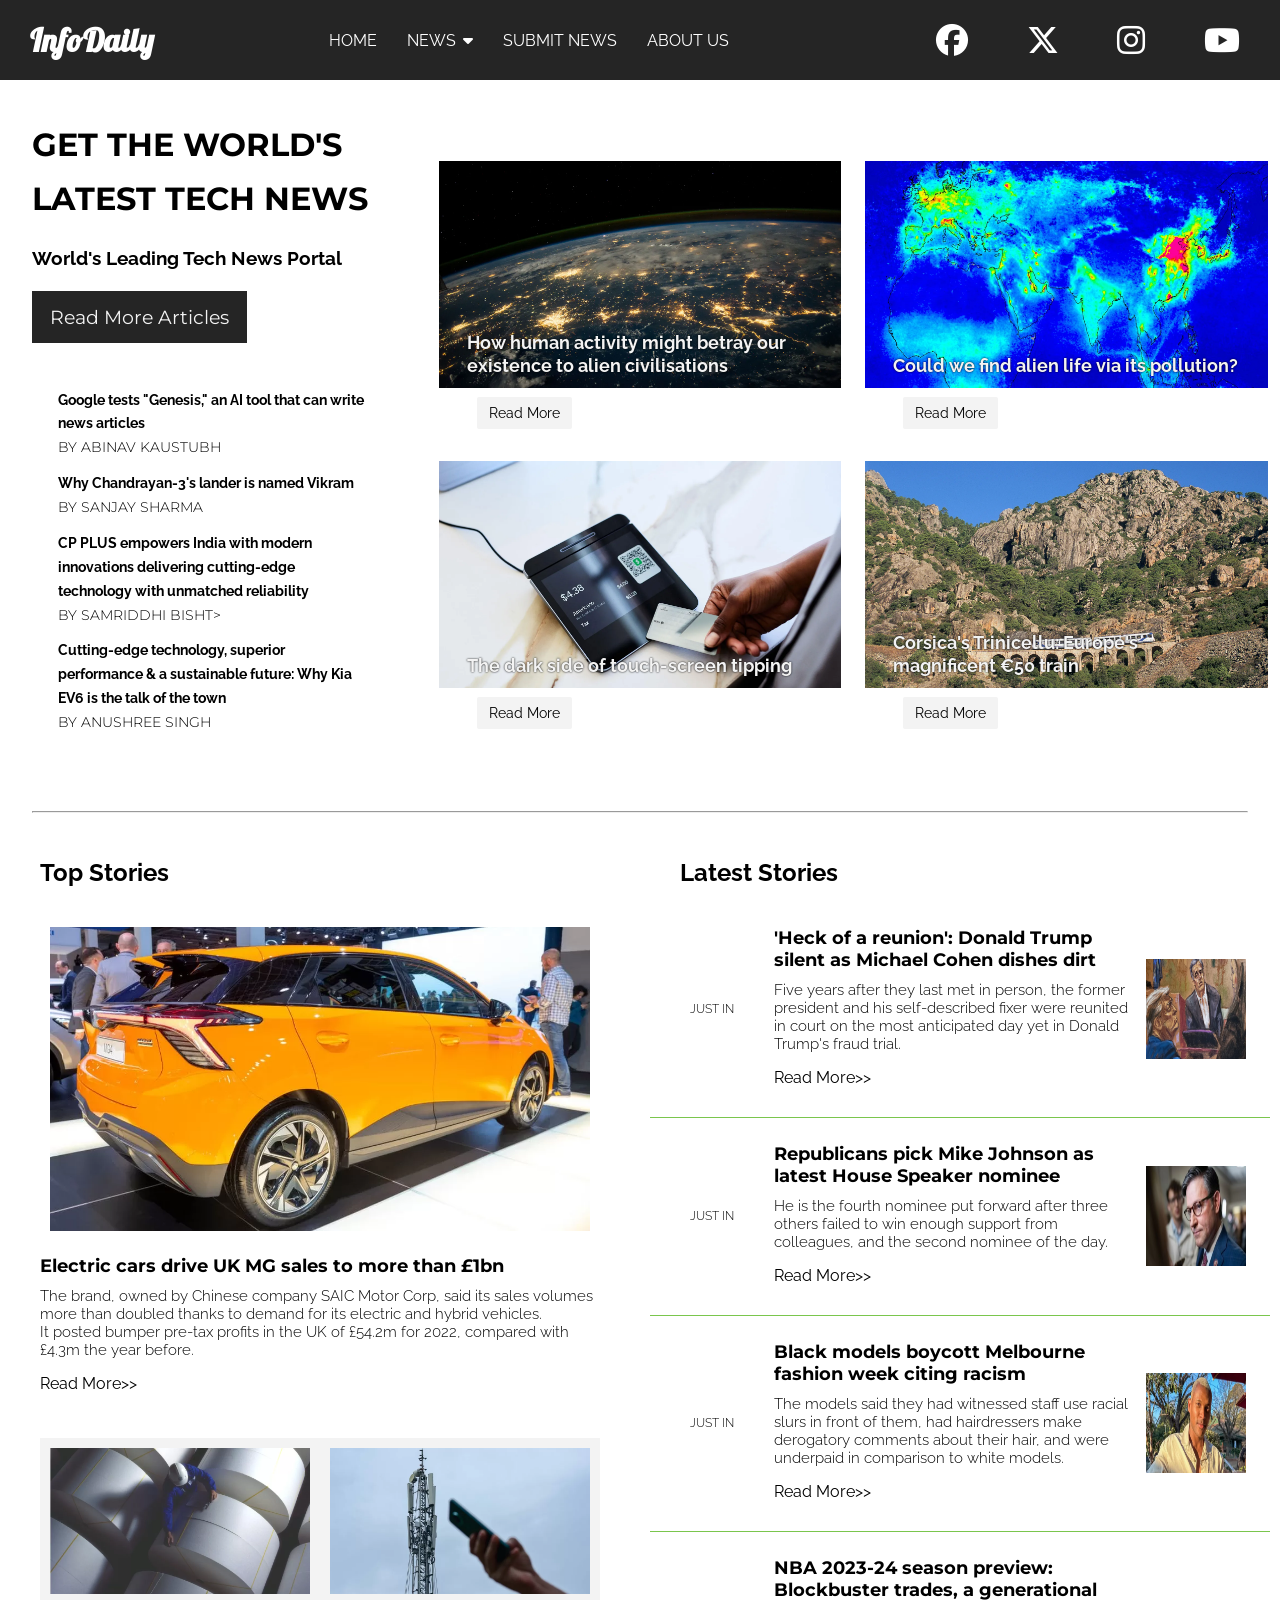
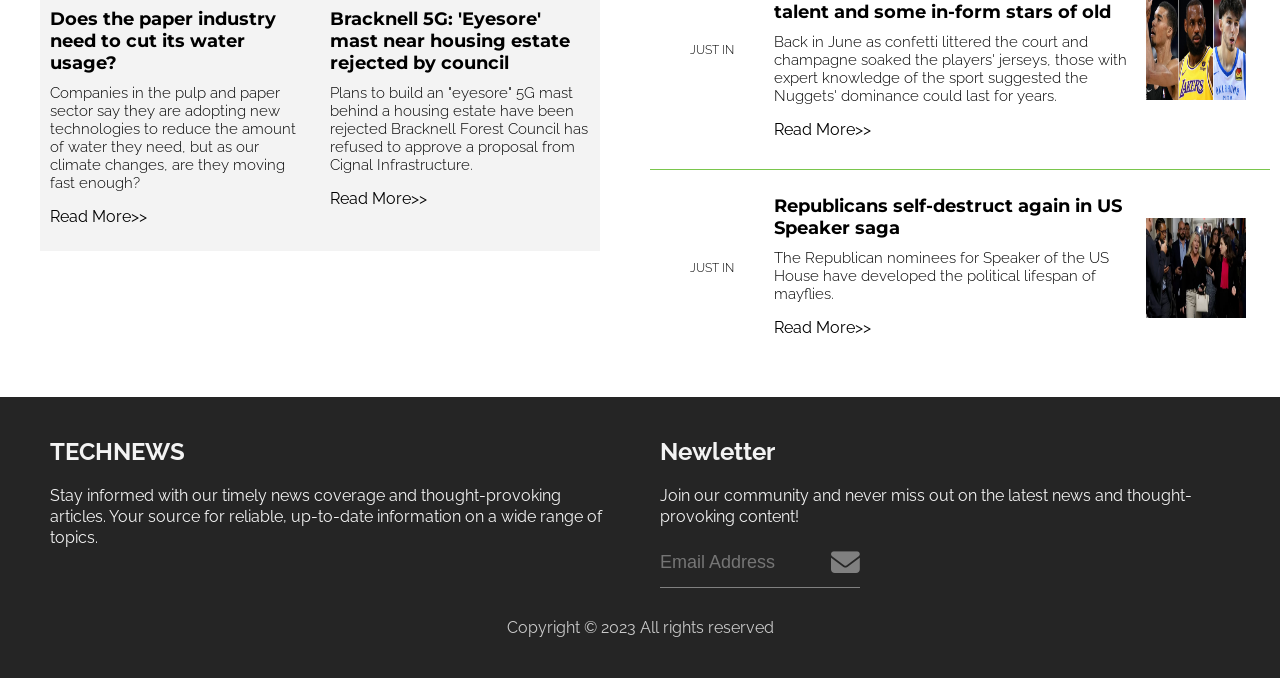
<file: index.html>
<!DOCTYPE html>
<html lang="en">

<head>
    <meta charset="UTF-8">
    <meta name="viewport" content="width=device-width, initial-scale=1.0">
    <title>NEWS</title>
    <link rel="stylesheet" href="./style.css">
    <link rel="preconnect" href="https://fonts.googleapis.com">
    <link rel="preconnect" href="https://fonts.gstatic.com" crossorigin>
    <link rel="icon" href="./Logo.png" />
    <link
        href="https://fonts.googleapis.com/css2?family=Montserrat:wght@400;500;600;700&family=Raleway:wght@300;400;500;700;900&display=swap"
        rel="stylesheet">
        <link rel="stylesheet" href="https://cdnjs.cloudflare.com/ajax/libs/font-awesome/6.4.2/css/all.min.css" integrity="sha512-z3gLpd7yknf1YoNbCzqRKc4qyor8gaKU1qmn+CShxbuBusANI9QpRohGBreCFkKxLhei6S9CQXFEbbKuqLg0DA==" crossorigin="anonymous" referrerpolicy="no-referrer" />
        <link rel="preconnect" href="https://fonts.googleapis.com">
        <link rel="preconnect" href="https://fonts.googleapis.com">
        <link rel="preconnect" href="https://fonts.gstatic.com" crossorigin>
        <link href="https://fonts.googleapis.com/css2?family=Lobster&family=Montserrat:wght@400;500;600;700&family=Raleway:wght@300;400;500;700;900&display=swap" rel="stylesheet">

<body>
    <header>
        <div class="navigation-container">
            <div class="top-head">
                <div class="web-name">
                    <h1 style="font-family: 'Lobster', sans-serif;">InfoDaily</h1>
                </div>

                <div class="ham-btn">
                    <span>
                        <i class="fas fa-bars"></i>
                    </span>
                </div>

                <div class="times-btn">
                    <span>
                        <i class="fas fa-times"></i>
                    </span>
                </div>
            </div>

            <div class="nav-bar" id="nav-bar">
                <nav>
                    <ul>
                        <li><a href="#">Home</a></li>
                        <li><a href="#">News <i style="margin-left: 3px;" class="fa-solid fa-caret-down"></i>
                            <ul class="dropdown">
                                <li><a href="./generalNews.html" target="_blank">General</a></li>
                                <li><a href="./Business.html" target="_blank">Business</a></li>
                                <li><a href="./Sports.html">Sports</a></li>
                                <li><a href="./Technology.html">Technology</a></li>
                                <li><a href="./Entertainment.html">Entertainment</a></li>
                            </ul>
                        </a></li>
                        <li><a href="./write.html" target="_blank">Submit News</a></li>
                        <li><a href="./about.html" target="_blank">About us</a></li>
                    </ul>
                </nav>
            </div>
            <div class="social-icons">
                <ul>
                    <li>
                        <a href="https://www.facebook.com/bbcindia/" target="_blank"><i class="fab fa-facebook"></i></a>
                    </li>
                    <li>
                        <a href="https://twitter.com/BBCWorld" target="_blank"><i class="fab fa-x-twitter"></i></a>
                    </li>
                    <li>
                        <a href="https://www.instagram.com/bbcnews/" target="_blank"><i class="fab fa-instagram"></i></a>
                    </li>
                    <li>
                        <a href="https://www.youtube.com/channel/UC16niRr50-MSBwiO3YDb3RA" target="_blank"><i class="fab fa-youtube"></i></a>
                    </li>
                </ul>
            </div>
        </div>
    </header>

    <section class = "banner">
        <div class = "banner-main-content">
            <h2>GET THE WORLD'S LATEST TECH NEWS</h2>
            <h3>World's Leading Tech News Portal</h3>

            <button>
                <a href = "https://timesofindia.indiatimes.com/topic/technology-articles" target="_blank">Read More Articles</a>
            </button>

            <div class = "current-news-head">
                <h3><a href="https://timesofindia.indiatimes.com/gadgets-news/google-tests-genesis-an-ai-tool-that-can-write-news-articles/articleshow/101985873.cms" target="_blank">Google tests "Genesis," an AI tool that can write news articles<span>by Abinav Kaustubh
                </span></a></h3>

                <h3><a href="https://timesofindia.indiatimes.com/education/news/why-chandrayaan-3s-lander-is-named-vikram/articleshow/103210349.cms" target="_blank">Why Chandrayan-3's lander is named Vikram <span>by Sanjay Sharma</span></a></h3>

                <h3><a href="https://timesofindia.indiatimes.com/spotlight/cp-plus-empowers-india-with-modern-innovations-delivering-cutting-edge-technology-with-unmatched-reliability/articleshow/103123656.cms" target="_blank">CP PLUS empowers India with modern innovations delivering cutting-edge technology with unmatched reliability<span>by Samriddhi Bisht</span</a>></h3>

                <h3><a href="https://timesofindia.indiatimes.com/spotlight/cutting-edge-technology-superior-performance-a-sustainable-future-why-kia-ev6-is-the-talk-of-the-town/articleshow/100523861.cms" target="_blank">Cutting-edge technology, superior performance & a sustainable future: Why Kia EV6 is the talk of the town<span>by Anushree Singh</span></a></h3>
            </div>
        </div>
    
    <div class = "banner-sub-content">
        <div class = "hot-topic">
            <img src = "./HomeNews1.webp" alt = "">
            <div class = "hot-topic-content">
                <h2 >How human activity might betray our existence to alien civilisations</h2>
                <a href = "https://www.bbc.com/future/article/20231024-how-aliens-might-detect-our-existence-on-earth" target="_blank">Read More</a>
            </div>
        </div>

        <div class = "hot-topic">
            <img src = "./HomeNews2.webp" alt = "">
            <div class = "hot-topic-content">
                <h2>Could we find alien life via its pollution?</h2>
                <a href = "https://www.bbc.com/future/article/20231023-could-we-find-alien-life-via-their-pollution" target="_blank">Read More</a>
            </div>
        </div>

        <div class = "hot-topic">
            <img src = "./HomeNews3.webp" alt = "">
            <div class = "hot-topic-content">
                <h2>The dark side of touch-screen tipping</h2>
                <a href = "https://www.bbc.com/worklife/article/20231016-the-dark-side-of-touch-screen-tipping" target="_blank">Read More</a>
            </div>
        </div>

        <div class = "hot-topic">
            <img src = "./HomeNews4.webp" alt = "">
                <div class = "hot-topic-content">
                <h2>Corsica's Trinicellu: Europe's magnificent €50 train</h2>
                <a href = "https://www.bbc.com/travel/article/20231023-corsicas-trinicellu-europes-magnificent-50-train" target="
                _blank" >Read More</a>
                </div>
            </div>
        </div>
    </section>

    <hr>
    <main>
        <section class="main-container-left">
            <h2>Top Stories</h2>
            <div class="container-top-left">
                <article>
                    <img src="./HomeNews5.webp">
                </article>
                <div>
                    <h3>Electric cars drive UK MG sales to more than £1bn</h3>
                    <p>The brand, owned by Chinese company SAIC Motor Corp, said its sales volumes more than doubled thanks to demand for its electric and hybrid vehicles. <br>
                        It posted bumper pre-tax profits in the UK of £54.2m for 2022, compared with £4.3m the year before.</p>
                    <a href="https://www.bbc.com/news/business-67115975" target="_blank">Read More<span>>></span></a>
                </div>
            </div>

            <div class="container-bottom-left">
                <article>
                    <img src="./HomeNews6.webp">
                    <div>
                        <h3>Does the paper industry need to cut its water usage?</h3>
                        <p>Companies in the pulp and paper sector say they are adopting new technologies to reduce the amount of water they need, but as our climate changes, are they moving fast enough?</p>
                        <a href="https://www.bbc.co.uk/news/business-67144689" target="_blank">Read More<span>>></span></a>
                    </div>
                </article>

                <article>
                    <img src="./HomeNews7.webp">
                    <div>
                        <h3>Bracknell 5G: 'Eyesore' mast near housing estate rejected by council</h3>
                        <p>Plans to build an "eyesore" 5G mast behind a housing estate have been rejected
                            Bracknell Forest Council has refused to approve a proposal from Cignal Infrastructure.</p>
                        <a href="https://www.bbc.com/news/uk-england-berkshire-67205286" target="_blank">Read More<span>>></span></a>
                    </div>
                </article>
            </div>
        </section>

        <section class="main-container-right">
            <h2>Latest Stories</h2>
            <article>
                <h4>Just in</h4>
                <div>
                    <h2>'Heck of a reunion': Donald Trump silent as Michael Cohen dishes dirt</h2>
                    <p>Five years after they last met in person, the former president and his self-described fixer were reunited in court on the most anticipated day yet in Donald Trump's fraud trial.</p>
                    <a href="https://www.bbc.com/news/world-us-canada-67211840" target="_blank">Read More<span>>></span></a>
                </div>
                <img src="./TopNews1.webp">
            </article>

            <article>
                <h4>Just in</h4>
                <div>
                    <h2>Republicans pick Mike Johnson as latest House Speaker nominee</h2>
                    <p>He is the fourth nominee put forward after three others failed to win enough support from colleagues, and the second nominee of the day.</p>
                    <a href="https://www.bbc.com/news/world-us-canada-67213205" target="_blank">Read More<span>>></span></a>
                </div>
                <img src="./TopNews2.webp">
            </article>

            <article>
                <h4>Just in</h4>
                <div>
                    <h2>Black models boycott Melbourne fashion week citing racism</h2>
                    <p>The models said they had witnessed staff use racial slurs in front of them, had hairdressers make derogatory comments about their hair, and were underpaid in comparison to white models.</p>
                    <a href="https://www.bbc.com/news/world-australia-67205191" target="_blank" >Read More<span>>></span></a>
                </div>
                <img src="./TopNews3.webp">
            </article>

            <article>
                <h4>Just in</h4>
                <div>
                    <h2>NBA 2023-24 season preview: Blockbuster trades, a generational talent and some in-form stars of old</h2>
                    <p>Back in June as confetti littered the court and champagne soaked the players' jerseys, those with expert knowledge of the sport suggested the Nuggets' dominance could last for years.</p>
                    <a href="https://www.bbc.com/sport/basketball/67193847" target="_blank">Read More<span>>></span></a>
                </div>
                <img src="./TopNews4.webp">
            </article>

            <article>
                <h4>Just in</h4>
                <div>
                    <h2>Republicans self-destruct again in US Speaker saga</h2>
                    <p>The Republican nominees for Speaker of the US House have developed the political lifespan of mayflies.</p>
                    <a href="https://www.bbc.com/news/world-us-canada-67165189" target="_blank">Read More<span>>></span></a>
                </div>
                <img src="./TopNews5.webp">
            </article>
        </section>
    </main>

    <footer>
        <div class = "footer-container">
            <div class = "footer-left">
                <h2>TECHNEWS</h2>
                <p>Stay informed with our timely news coverage and thought-provoking articles. Your source for reliable, up-to-date information on a wide range of topics.</p>
            </div>

            <div class = "footer-right">
                <h2>Newletter</h2>
                <p>Join our community and never miss out on the latest news and thought-provoking content!</p>

                <div>
                    <input type = "text" placeholder = "Email Address">
                    <a href="#"><i class = "fas fa-envelope"></i></a>
                </div>
            </div>
        </div>

        <p>Copyright &copy; 2023 All rights reserved</p>
    </footer>

    <script src="./script.js" async defer></script>
</body>

</html>
</file>
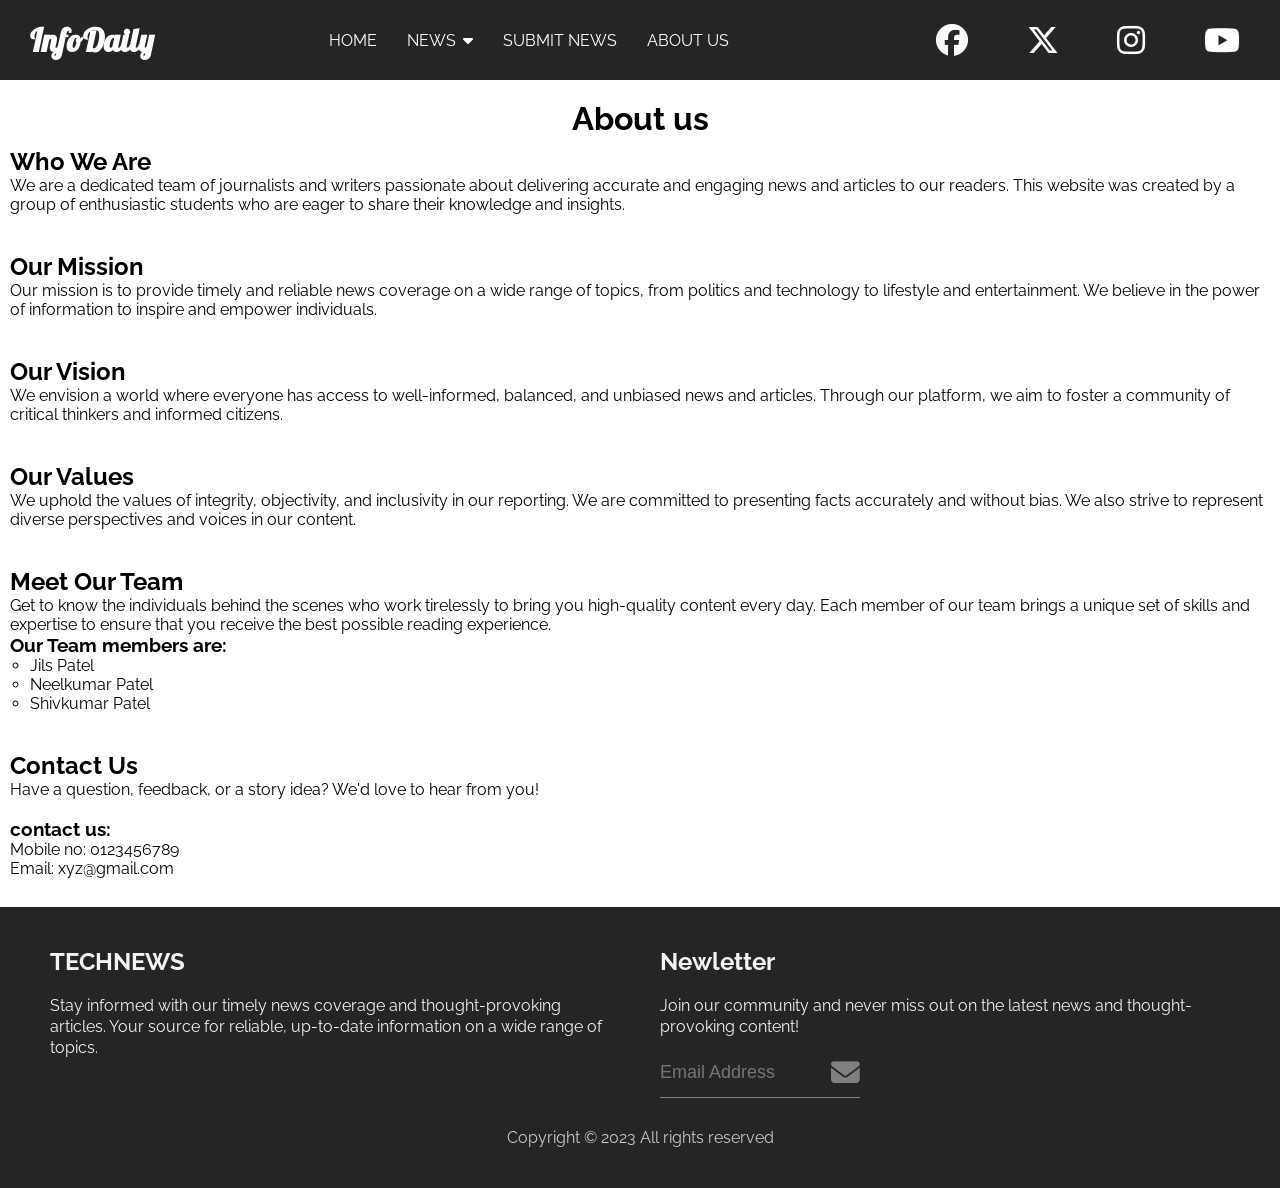
<file: about.html>
<!DOCTYPE html>
<html lang="en">

<head>
    <meta charset="UTF-8">
    <meta name="viewport" content="width=device-width, initial-scale=1.0">
    <title>About Us</title>
    <link rel="stylesheet" href="./style.css">
    <link rel="preconnect" href="https://fonts.googleapis.com">
    <link rel="preconnect" href="https://fonts.gstatic.com" crossorigin>
    <link rel="icon" href="./Logo.png" />
    <link
        href="https://fonts.googleapis.com/css2?family=Montserrat:wght@400;500;600;700&family=Raleway:wght@300;400;500;700;900&display=swap"
        rel="stylesheet">
    <link rel="stylesheet" href="https://cdnjs.cloudflare.com/ajax/libs/font-awesome/6.4.2/css/all.min.css"
        integrity="sha512-z3gLpd7yknf1YoNbCzqRKc4qyor8gaKU1qmn+CShxbuBusANI9QpRohGBreCFkKxLhei6S9CQXFEbbKuqLg0DA=="
        crossorigin="anonymous" referrerpolicy="no-referrer" />
        <link rel="preconnect" href="https://fonts.gstatic.com" crossorigin>
        <link href="https://fonts.googleapis.com/css2?family=Lobster&family=Montserrat:wght@400;500;600;700&family=Raleway:wght@300;400;500;700;900&display=swap" rel="stylesheet">
    
    <style>
        .top{
            text-align: center; 
            margin-top: 20px; 
            font-weight: bold;
        }
        .about{
            margin: 10px;
        }
        .members{
            list-style: circle;
            margin-left: 20px;
        }
    </style>
</head>

<body>
    <header>
        <div class="navigation-container">
            <div class="top-head">
                <div class="web-name">
                    <h1 style="font-family: 'Lobster', sans-serif;">InfoDaily</h1>
                </div>

                <div class="ham-btn">
                    <span>
                        <i class="fas fa-bars"></i>
                    </span>
                </div>

                <div class="times-btn">
                    <span>
                        <i class="fas fa-times"></i>
                    </span>
                </div>
            </div>

            <div class="nav-bar" id="nav-bar">
                <nav>
                    <ul>
                        <li><a href="./index.html" target="_blank">Home</a></li>
                        <li><a href="#">News <i style="margin-left: 3px;" class="fa-solid fa-caret-down"></i>
                            <ul class="dropdown">
                                <li><a href="./generalNews.html" target="_blank">General</a></li>
                                <li><a href="./Business.html" target="_blank">Business</a></li>
                                <li><a href="./Sports.html" target="_blank">Sports</a></li>
                                <li><a href="./Technology.html" target="_blank" >Technology</a></li>
                                <li><a href="./Entertainment.html" target="_blank">Entertainment</a></li>
                            </ul>
                        </a></li>
                        <li><a href="./write.html" target="_blank">Submit News</a></li>
                        <li><a href="#">About us</a></li>
                    </ul>
                </nav>
            </div>
            <div class="social-icons">
                <ul>
                    <li>
                        <a href="https://www.facebook.com/bbcindia/" target="_blank"><i class="fab fa-facebook"></i></a>
                    </li>
                    <li>
                        <a href="https://twitter.com/BBCWorld" target="_blank"><i class="fab fa-x-twitter"></i></a>
                    </li>
                    <li>
                        <a href="https://www.instagram.com/bbcnews/" target="_blank"><i class="fab fa-instagram"></i></a>
                    </li>
                    <li>
                        <a href="https://www.youtube.com/channel/UC16niRr50-MSBwiO3YDb3RA" target="_blank"><i class="fab fa-youtube"></i></a>
                    </li>
                </ul>
            </div>
        </div>
    </header>

    <h1 class="top">About us</h1>
    <div class="about">
        <h2>Who We Are</h2>
        <p>We are a dedicated team of journalists and writers passionate about delivering accurate and engaging news and
            articles to our readers. This website was created by a group of enthusiastic students who are eager to share
            their knowledge and insights.</p>
        <br><br>
        <h2>Our Mission</h2>
        <p>Our mission is to provide timely and reliable news coverage on a wide range of topics, from politics and
            technology to lifestyle and entertainment. We believe in the power of information to inspire and empower
            individuals.</p>
        <br><br>
        <h2>Our Vision</h2>
        <p>We envision a world where everyone has access to well-informed, balanced, and unbiased news and articles.
            Through
            our platform, we aim to foster a community of critical thinkers and informed citizens.</p>
        <br><br>
        <h2>Our Values</h2>
        <p>We uphold the values of integrity, objectivity, and inclusivity in our reporting. We are committed to
            presenting
            facts accurately and without bias. We also strive to represent diverse perspectives and voices in our
            content.
        </p>
        <br><br>
        <h2>Meet Our Team</h2>
        <p>Get to know the individuals behind the scenes who work tirelessly to bring you high-quality content every
            day.
            Each member of our team brings a unique set of skills and expertise to ensure that you receive the best
            possible
            reading experience.</p>
        <h3>Our Team members are:</h3>
        <ul class="members">
            <li>Jils Patel</li>
            <li>Neelkumar Patel</li>
            <li>Shivkumar Patel</li>
        </ul>
        <br><br>
        <h2>Contact Us</h2>
        <p>Have a question, feedback, or a story idea? We'd love to hear from you!</p>
        <br>
        <h3>contact us:</h3>
        <p>Mobile no: 0123456789</p>
        <p>Email: xyz@gmail.com</p>
        <br>
    </div>
    <footer>
        <div class="footer-container">
            <div class="footer-left">
                <h2>TECHNEWS</h2>
                <p>Stay informed with our timely news coverage and thought-provoking articles. Your source for reliable,
                    up-to-date information on a wide range of topics.</p>
            </div>

            <div class="footer-right">
                <h2>Newletter</h2>
                <p>Join our community and never miss out on the latest news and thought-provoking content!</p>

                <div>
                    <input type="text" placeholder="Email Address">
                    <a href="#"><i class="fas fa-envelope"></i></a>
                </div>
            </div>
        </div>

        <p>Copyright &copy; 2023 All rights reserved</p>
    </footer>

</body>

</html>
</file>
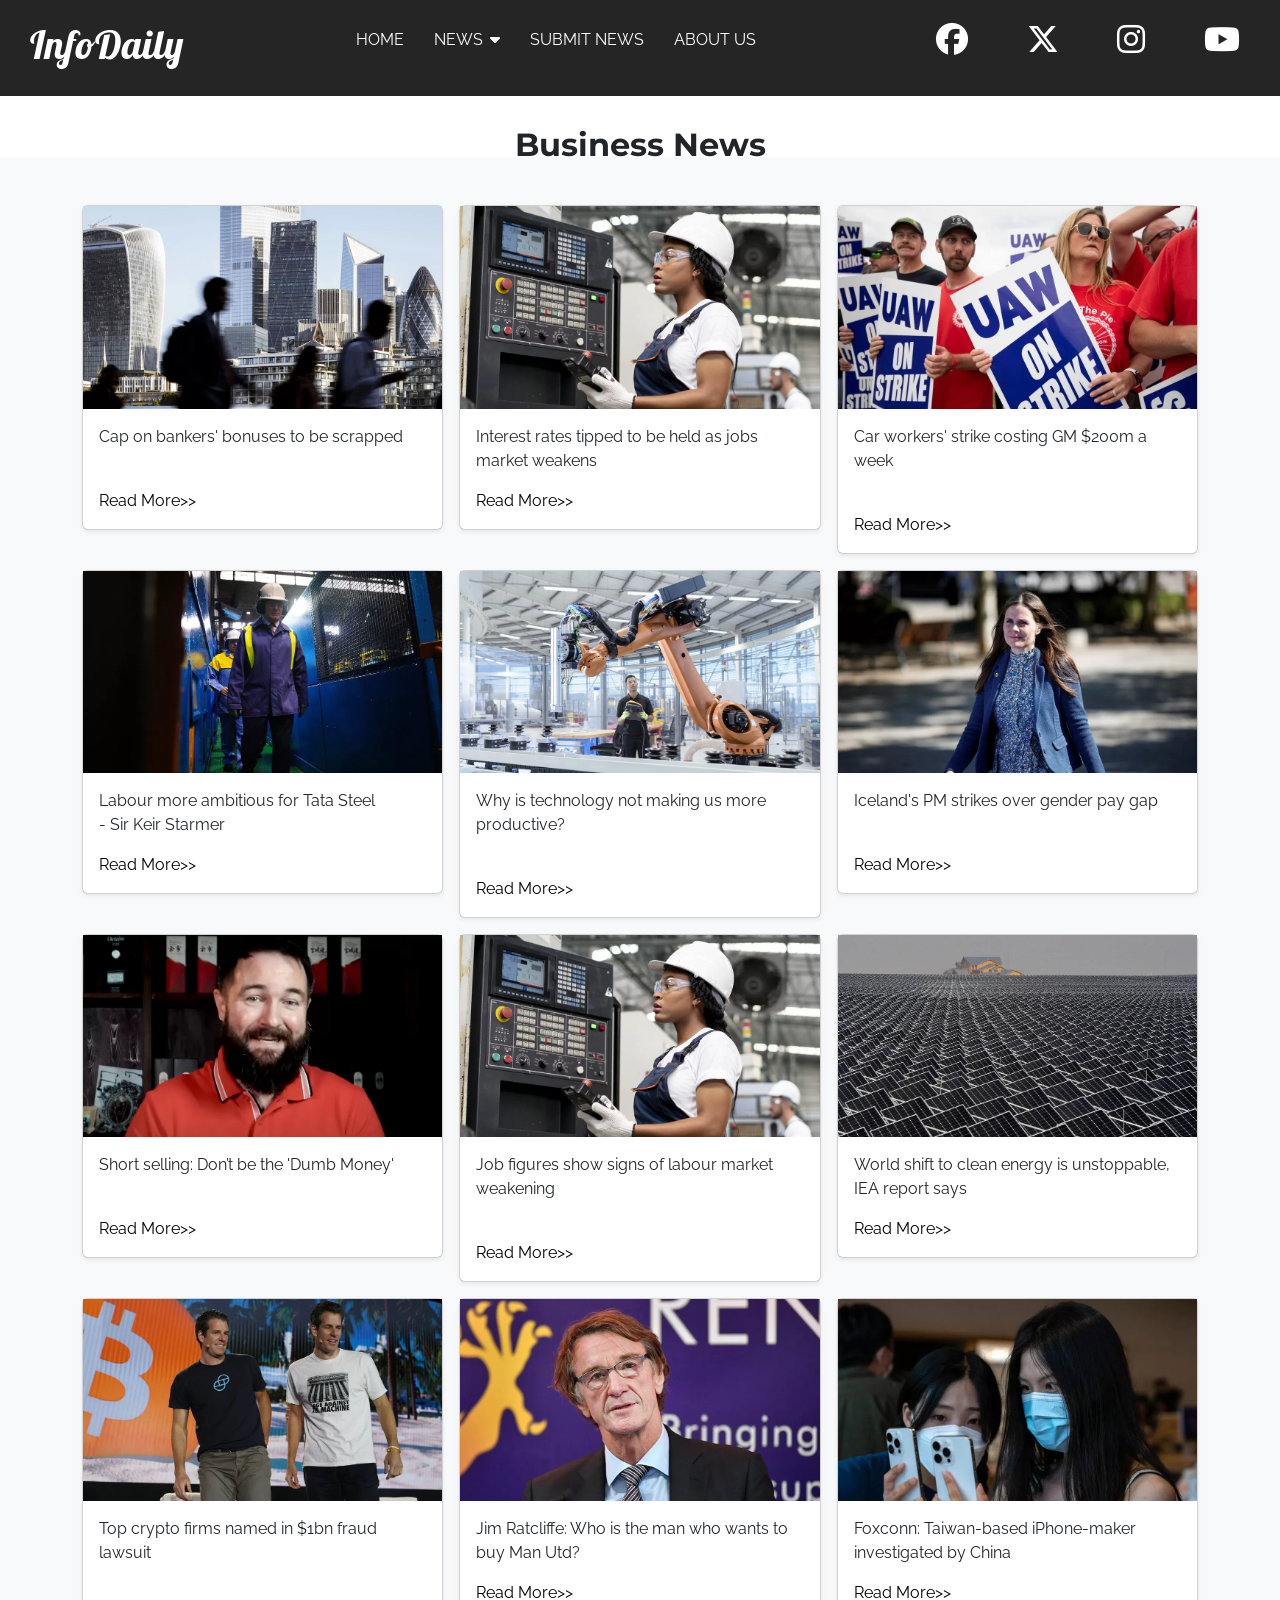
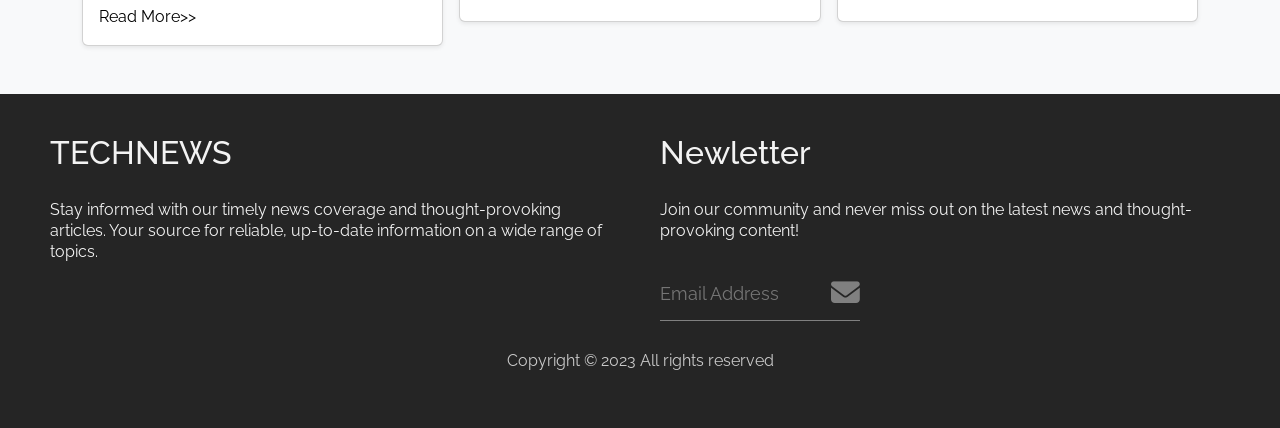
<file: Business.html>
<!doctype html>
<html lang="en">

<head>
    <meta charset="utf-8">
    <meta name="viewport" content="width=device-width, initial-scale=1">
    <link href="https://cdn.jsdelivr.net/npm/bootstrap@5.1.3/dist/css/bootstrap.min.css" rel="stylesheet"
        integrity="sha384-1BmE4kWBq78iYhFldvKuhfTAU6auU8tT94WrHftjDbrCEXSU1oBoqyl2QvZ6jIW3" crossorigin="anonymous">
    <link rel="stylesheet" href="style.css">
    <link rel="stylesheet" href="./style.css">
    <link rel="stylesheet" href="https://cdnjs.cloudflare.com/ajax/libs/font-awesome/6.4.2/css/all.min.css" integrity="sha512-z3gLpd7yknf1YoNbCzqRKc4qyor8gaKU1qmn+CShxbuBusANI9QpRohGBreCFkKxLhei6S9CQXFEbbKuqLg0DA==" crossorigin="anonymous" referrerpolicy="no-referrer" />
    <link rel="preconnect" href="https://fonts.gstatic.com" crossorigin>
    <link href="https://fonts.googleapis.com/css2?family=Lobster&family=Montserrat:wght@400;500;600;700&family=Raleway:wght@300;400;500;700;900&display=swap" rel="stylesheet">
    <title>Business News</title>
    <link rel="icon" href="./Logo.png" />
</head>

<body class="m-0 p-0">

    <div class="container-fluid m-0 p-0">
      <header>
        <div class="navigation-container">
            <div class="top-head">
                <div class="web-name">
                    <h1 style="font-family: 'Lobster', sans-serif;">InfoDaily</h1>
                </div>

                <div class="ham-btn">
                    <span>
                        <i class="fas fa-bars"></i>
                    </span>
                </div>

                <div class="times-btn">
                    <span>
                        <i class="fas fa-times"></i>
                    </span>
                </div>
            </div>

            <div class="nav-bar" id="nav-bar">
                <nav>
                    <ul>
                        <li><a href="./index.html" target="_blank">Home</a></li>
                        <li><a href="#">News <i style="margin-left: 3px;" class="fa-solid fa-caret-down"></i>
                            <ul class="dropdown">
                                <li><a href="./generalNews.html" target="_blank">General</a></li>
                                <li><a href="#">Business</a></li>
                                <li><a href="./Sports.html" target="_blank">Sports</a></li>
                                <li><a href="./Technology.html" target="_blank">Technology</a></li>
                                <li><a href="./Entertainment.html" target="_blank">Entertainment</a></li>
                            </ul>
                        </a></li>
                        <li><a href="./write.html" target="_blank">Submit News</a></li>
                        <li><a href="./about.html" target="_blank">About us</a></li>
                    </ul>
                </nav>
            </div>
            <div class="social-icons">
                <ul>
                    <li>
                        <a href="https://www.facebook.com/bbcindia/" target="_blank"><i class="fab fa-facebook"></i></a>
                    </li>
                    <li>
                        <a href="https://twitter.com/BBCWorld" target="_blank"><i class="fab fa-x-twitter"></i></a>
                    </li>
                    <li>
                        <a href="https://www.instagram.com/bbcnews/" target="_blank"><i class="fab fa-instagram"></i></a>
                    </li>
                    <li>
                        <a href="https://www.youtube.com/channel/UC16niRr50-MSBwiO3YDb3RA" target="_blank"><i class="fab fa-youtube"></i></a>
                    </li>
                </ul>
            </div>
        </div>
    </header>
  <h2 style="text-align: center; margin-top: 30px; font-weight: bolder; font-family:'Montserrat', sans-serif;">Business News</h2>
    <div class="album py-5 bg-body-tertiary" style="margin-top: -15px;">
        <div class="container">
          <div class="row row-cols-1 row-cols-sm-2 row-cols-md-3 g-3">
              <div class="col">
              <div class="card shadow-sm">
                <img src="./BusinessNews12.webp">
                    <div class="card-body">
                  <p class="card-text">Cap on bankers' bonuses to be scrapped <br><br></p>
                  <a href="https://www.bbc.com/news/business-67206997" target="_blank">Read
                    More<span>>></span></a>
                  
                </div>
              </div>
            </div>
            <div class="col">
              <div class="card shadow-sm">
                  <img src="./BusinessNews11.webp">
                  <div class="card-body">
                    <p class="card-text">Interest rates tipped to be held as jobs market weakens</p>
                    <a href="https://www.bbc.com/news/business-67194553" target="_blank">Read
                      More<span>>></span></a>
                </div>
              </div>
            </div>
            <div class="col">
              <div class="card shadow-sm">
                  <img src="./BusinessNews10.webp">
                  <div class="card-body">
                  <p class="card-text">Car workers' strike costing GM $200m a week <br><br></p>
                  <a href="https://www.bbc.com/news/business-67207828" target="_blank">Read
                    More<span>>></span></a>
                  
                </div>
            </div>
        </div>
    
            <div class="col">
              <div class="card shadow-sm">
                  <img src="./BusinessNews9.webp">
                  <div class="card-body">
                    <p class="card-text">Labour more ambitious for Tata Steel <br>- Sir Keir Starmer</p>
                    <a href="https://www.bbc.com/news/uk-wales-politics-67194035" target="_blank">Read
                      More<span>>></span></a>

                  
            </div>
              </div>
            </div>
            <div class="col">
              <div class="card shadow-sm">
                <img src=".//BusinessNews8.webp">
                <div class="card-body">
                  <p class="card-text">Why is technology not making us more productive? <br><br></p>
                  <a href="https://www.bbc.com/news/business-66233654" target="_blank">Read
                    More<span>>></span></a>

                  
                </div>
            </div>
        </div>
        <div class="col">
              <div class="card shadow-sm">
                <img src="./BusinessNews7.webp">
                <div class="card-body">
                  <p class="card-text">Iceland's PM strikes over gender pay gap <br><br></p>
                  <a href="https://www.bbc.com/news/world-europe-67195224" target="_blank">Read
                    More<span>>></span></a>
                  
                </div>
              </div>
            </div>
    
            <div class="col">
              <div class="card shadow-sm">                
                <img src="./BusinessNews6.webp"><div class="card-body">
                  <p class="card-text">Short selling: Don’t be the 'Dumb Money' <br><br> </p>
                  <a href="https://www.bbc.com/news/business-67087678" target="_blank">Read
                    More<span>>></span></a>
                  
                </div>
            </div>
            </div>
            <div class="col">
              <div class="card shadow-sm">
                <img src="./BusinessNews5.webp">
                <div class="card-body">
                  <p class="card-text">Job figures show signs of labour market weakening <br><br> </p>
                  <a href="https://www.bbc.com/news/business-67194553" target="_blank">Read
                    More<span>>></span></a>
                  <div class="d-flex justify-content-between align-items-center">
                    <div class="btn-group">
                      
                    </div>
                    
                </div>
                </div>
              </div>
            </div>
            <div class="col">
                <div class="card shadow-sm">
                    <img src="./BusinessNews4.webp">
                    <div class="card-body">
                        <p class="card-text">World shift to clean energy is unstoppable, IEA report says</p>
                        <a href="https://www.bbc.com/news/science-environment-67198206" target="_blank">Read
                    More<span>>></span></a>
                  
                </div>
              </div>
            </div>
            <div class="col">
              <div class="card shadow-sm">
                <img src="./BusinessNews3.webp">
                <div class="card-body">
                  <p class="card-text">Top crypto firms named in $1bn fraud lawsuit<br><br></p>
                  <a href="https://www.bbc.com/news/business-67161638" target="_blank">Read
                    More<span>>></span></a>
                </div>
              </div>
            </div>
            <div class="col">
              <div class="card shadow-sm">
                <img src="./BusinessNews2.webp">
                <div class="card-body">
                  <p class="card-text">Jim Ratcliffe: Who is the man who wants to buy Man Utd?</p>
                  <a href="https://www.bbc.com/news/business-44101223" target="_blank">Read
                    More<span>>></span></a>
                </div>
              </div>
            </div>
            <div class="col">
              <div class="card shadow-sm">
                <img src="./BusinessNews1.webp">
                <div class="card-body">
                  <p class="card-text">Foxconn: Taiwan-based iPhone-maker investigated by China</p>
                  <a href="https://www.bbc.com/news/business-67186745" target="_blank">Read
                    More<span>>></span></a>
                </div>
              </div>
            </div>
          </div>
        </div>
      </div>
        <footer>
          <div class = "footer-container">
              <div class = "footer-left">
                  <h2>TECHNEWS</h2>
                  <p>Stay informed with our timely news coverage and thought-provoking articles. Your source for reliable, up-to-date information on a wide range of topics.</p>
              </div>
  
              <div class = "footer-right">
                  <h2>Newletter</h2>
                  <p>Join our community and never miss out on the latest news and thought-provoking content!</p>
  
                  <div>
                      <input type = "text" placeholder = "Email Address">
                      <a href="#"><i class = "fas fa-envelope"></i></a>
                  </div>
              </div>
          </div>
  
          <p>Copyright &copy; 2023 All rights reserved</p>
      </footer>





        <script src="https://cdn.jsdelivr.net/npm/bootstrap@5.1.3/dist/js/bootstrap.bundle.min.js"
        integrity="sha384-ka7Sk0Gln4gmtz2MlQnikT1wXgYsOg+OMhuP+IlRH9sENBO0LRn5q+8nbTov4+1p"
        crossorigin="anonymous"></script> 
        <script src="./script.js" async defer></script>
</body>

</html>
</file>
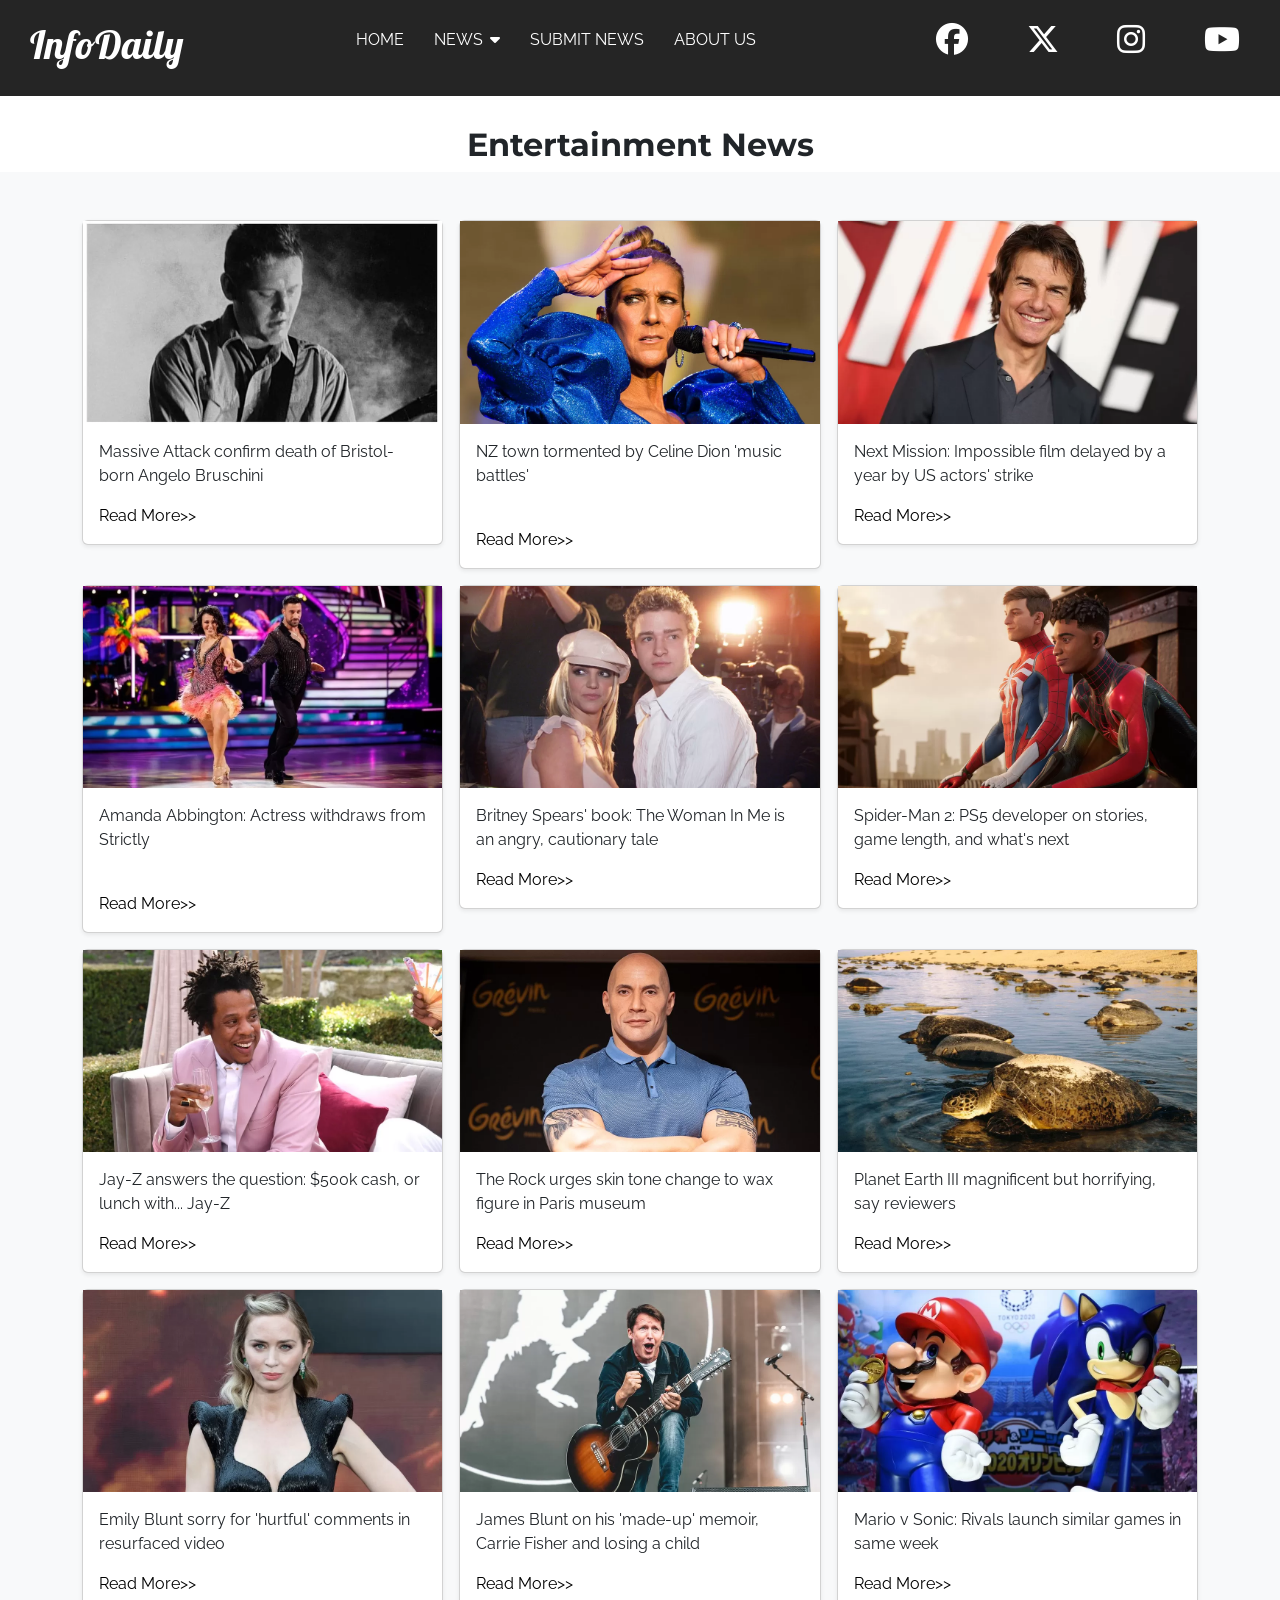
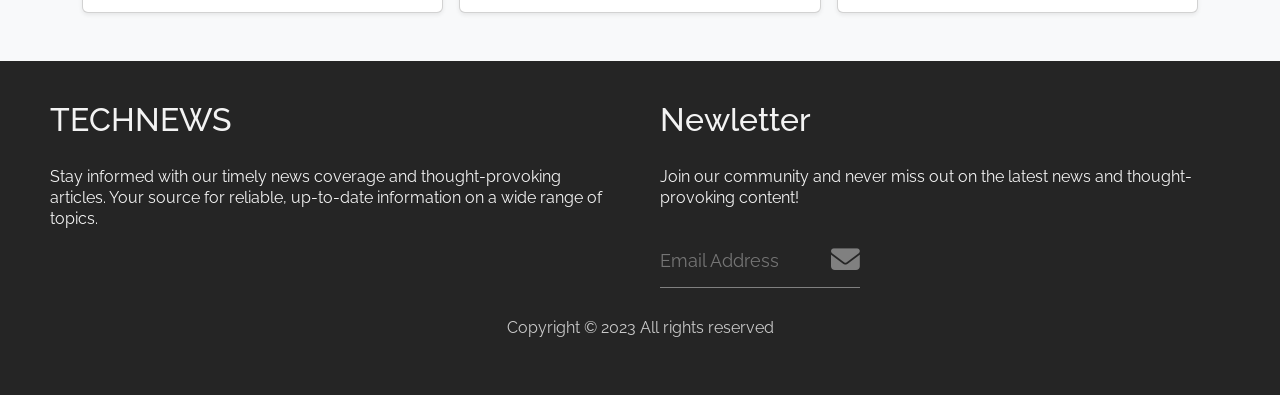
<file: Entertainment.html>
<!doctype html>
<html lang="en">

<head>
    <meta charset="utf-8">
    <meta name="viewport" content="width=device-width, initial-scale=1">
    <link href="https://cdn.jsdelivr.net/npm/bootstrap@5.1.3/dist/css/bootstrap.min.css" rel="stylesheet"
        integrity="sha384-1BmE4kWBq78iYhFldvKuhfTAU6auU8tT94WrHftjDbrCEXSU1oBoqyl2QvZ6jIW3" crossorigin="anonymous">
    <link rel="stylesheet" href="style.css">
    <link rel="stylesheet" href="./style.css">
    <link rel="stylesheet" href="https://cdnjs.cloudflare.com/ajax/libs/font-awesome/6.4.2/css/all.min.css" integrity="sha512-z3gLpd7yknf1YoNbCzqRKc4qyor8gaKU1qmn+CShxbuBusANI9QpRohGBreCFkKxLhei6S9CQXFEbbKuqLg0DA==" crossorigin="anonymous" referrerpolicy="no-referrer" />
    <link rel="preconnect" href="https://fonts.gstatic.com" crossorigin>
    <link href="https://fonts.googleapis.com/css2?family=Lobster&family=Montserrat:wght@400;500;600;700&family=Raleway:wght@300;400;500;700;900&display=swap" rel="stylesheet">
    <title>Entertainment</title>
    <link rel="icon" href="./Logo.png" />
</head>

<body class="m-0 p-0">

    <div class="container-fluid m-0 p-0">
      <header>
        <div class="navigation-container">
            <div class="top-head">
                <div class="web-name">
                    <h1 style="font-family: 'Lobster', sans-serif;">InfoDaily</h1>
                </div>

                <div class="ham-btn">
                    <span>
                        <i class="fas fa-bars"></i>
                    </span>
                </div>

                <div class="times-btn">
                    <span>
                        <i class="fas fa-times"></i>
                    </span>
                </div>
            </div>

            <div class="nav-bar" id="nav-bar">
                <nav>
                    <ul>
                        <li><a href="./index.html" target="_blank">Home</a></li>
                        <li><a href="#">News <i style="margin-left: 3px;" class="fa-solid fa-caret-down"></i>
                            <ul class="dropdown">
                                <li><a href="./generalNews.html" target="_blank">General</a></li>
                                <li><a href="./Business.html" target="_blank">Business</a></li>
                                <li><a href="./Sports.html" target="_blank">Sports</a></li>
                                <li><a href="./Technology.html" target="_blank">Technology</a></li>
                                <li><a href="#">Entertainment</a></li>
                            </ul>
                        </a></li>
                        <li><a href="./write.html" target="_blank">Submit News</a></li>
                        <li><a href="./about.html" target="_blank">About us</a></li>
                    </ul>
                </nav>
            </div>
            <div class="social-icons">
                <ul>
                    <li>
                        <a href="https://www.facebook.com/bbcindia/" target="_blank"><i class="fab fa-facebook"></i></a>
                    </li>
                    <li>
                        <a href="https://twitter.com/BBCWorld" target="_blank"><i class="fab fa-x-twitter"></i></a>
                    </li>
                    <li>
                        <a href="https://www.instagram.com/bbcnews/" target="_blank"><i class="fab fa-instagram"></i></a>
                    </li>
                    <li>
                        <a href="https://www.youtube.com/channel/UC16niRr50-MSBwiO3YDb3RA" target="_blank"><i class="fab fa-youtube"></i></a>
                    </li>
                </ul>
            </div>
        </div>
    </header>
  <h2 style="text-align: center; margin-top: 30px; font-weight: bolder; font-family:'Montserrat', sans-serif;">Entertainment News</h2>

    <div class="album py-5 bg-body-tertiary">
        <div class="container">
    
          <div class="row row-cols-1 row-cols-sm-2 row-cols-md-3 g-3">
              <div class="col">
              <div class="card shadow-sm">
                <img src="./EntertainmentNews12.webp">
                    <div class="card-body">
                  <p class="card-text">Massive Attack confirm death of Bristol-born Angelo Bruschini</p>
                  <a href="https://www.bbc.com/news/uk-england-bristol-67205202" target="_blank">Read
                    More<span>>></span></a>
                </div>
              </div>
            </div>
            <div class="col">
              <div class="card shadow-sm">
                  <img src="./EntertainmentNews11.webp">
                  <div class="card-body">
                    <p class="card-text">NZ town tormented by Celine Dion 'music battles' <br><br></p>
                    <a href="https://www.bbc.com/news/world-asia-67205192" target="_blank">Read
                      More<span>>></span></a>
                </div>
              </div>
            </div>
            <div class="col">
              <div class="card shadow-sm">
                  <img src="./EntertainmentNews10.webp">
                  <div class="card-body">
                  <p class="card-text">Next Mission: Impossible film delayed by a year by US actors' strike</p>
                  <a href="https://www.bbc.com/news/entertainment-arts-67203951" target="_blank">Read
                    More<span>>></span></a>
                </div>
            </div>
        </div>
    
            <div class="col">
              <div class="card shadow-sm">
                  <img src="./EntertainmentNews9.webp">
                  <div class="card-body">
                    <p class="card-text">Amanda Abbington: Actress withdraws from Strictly <br><br></p>
                    <a href="https://www.bbc.com/news/entertainment-arts-67200993" target="_blank">Read
                      More<span>>></span></a>
                    
                  
            </div>
              </div>
            </div>
            <div class="col">
              <div class="card shadow-sm">
                <img src="./EntertainmentNews8.webp">
                <div class="card-body">
                  <p class="card-text">Britney Spears' book: The Woman In Me is an angry, cautionary tale</p>
                  <a href="https://www.bbc.com/news/entertainment-arts-67193983" target="_blank">Read
                    More<span>>></span></a>
                  
                </div>
            </div>
        </div>
        <div class="col">
              <div class="card shadow-sm">
                <img src="./EntertainmentNews7.webp">
                <div class="card-body">
                  <p class="card-text">Spider-Man 2: PS5 developer on stories, game length, and what's next</p>
                  <a href="https://www.bbc.com/news/newsbeat-67155046" target="_blank">Read
                    More<span>>></span></a>
                </div>
              </div>
            </div>
    
            <div class="col">
              <div class="card shadow-sm">
                
                <img src="./EntertainmentNews6.webp"><div class="card-body">
                  <p class="card-text">Jay-Z answers the question: $500k cash, or lunch with... Jay-Z</p>
                  <a href="https://www.bbc.com/news/world-us-canada-67195705" target="_blank">Read
                    More<span>>></span></a>
                </div>
            </div>
            </div>
            <div class="col">
              <div class="card shadow-sm">
                <img src="./EntertainmentNews5.webp">
                <div class="card-body">
                  <p class="card-text">The Rock urges skin tone change to wax figure in Paris museum </p>
                  <a href="https://www.bbc.com/news/newsbeat-67193578" target="_blank">Read
                    More<span>>></span></a>
                  <div class="d-flex justify-content-between align-items-center">
                    <div class="btn-group">
                      
                    </div>
                    
                </div>
                </div>
              </div>
            </div>
            <div class="col">
                <div class="card shadow-sm">
                    <img src="./EntertainmentNews4.webp">
                    <div class="card-body">
                        <p class="card-text">Planet Earth III magnificent but horrifying, say reviewers</p>
                        <a href="https://www.bbc.com/news/entertainment-arts-67191655" target="_blank">Read
                          More<span>>></span></a>
                  
                </div>
              </div>
            </div>
            <div class="col">
              <div class="card shadow-sm">
                <img src="./EntertainmentNews3.webp">
                <div class="card-body">
                  <p class="card-text">Emily Blunt sorry for 'hurtful' comments in resurfaced video</p>
                  <a href="https://www.bbc.com/news/entertainment-arts-67181962" target="_blank">Read
                    More<span>>></span></a>
                </div>
              </div>
            </div>
            <div class="col">
              <div class="card shadow-sm">
                <img src="./EntertainmentNews2.webp">
                <div class="card-body">
                  <p class="card-text">James Blunt on his 'made-up' memoir, Carrie Fisher and losing a child</p>
                  <a href="https://www.bbc.com/news/entertainment-arts-66869091" target="_blank">Read
                    More<span>>></span></a>
                </div>
              </div>
            </div>
            <div class="col">
              <div class="card shadow-sm">
                <img src="./EntertainmentNews1.webp">
                <div class="card-body">
                  <p class="card-text">Mario v Sonic: Rivals launch similar games in same week</p>
                  <a href="https://www.bbc.com/news/technology-67157732" target="_blank">Read
                    More<span>>></span></a>
                </div>
              </div>
            </div>




          </div>
        </div>
      </div>
      <footer>
        <div class = "footer-container">
            <div class = "footer-left">
                <h2>TECHNEWS</h2>
                <p>Stay informed with our timely news coverage and thought-provoking articles. Your source for reliable, up-to-date information on a wide range of topics.</p>
            </div>

            <div class = "footer-right">
                <h2>Newletter</h2>
                <p>Join our community and never miss out on the latest news and thought-provoking content!</p>

                <div>
                    <input type = "text" placeholder = "Email Address">
                    <a href="#"><i class = "fas fa-envelope"></i></a>
                </div>
            </div>
        </div>

        <p>Copyright &copy; 2023 All rights reserved</p>
    </footer>
        <script src="https://cdn.jsdelivr.net/npm/bootstrap@5.1.3/dist/js/bootstrap.bundle.min.js"
        integrity="sha384-ka7Sk0Gln4gmtz2MlQnikT1wXgYsOg+OMhuP+IlRH9sENBO0LRn5q+8nbTov4+1p"
        crossorigin="anonymous"></script> 
        <script src="./script.js" async defer></script>
</body>

</html>
</file>
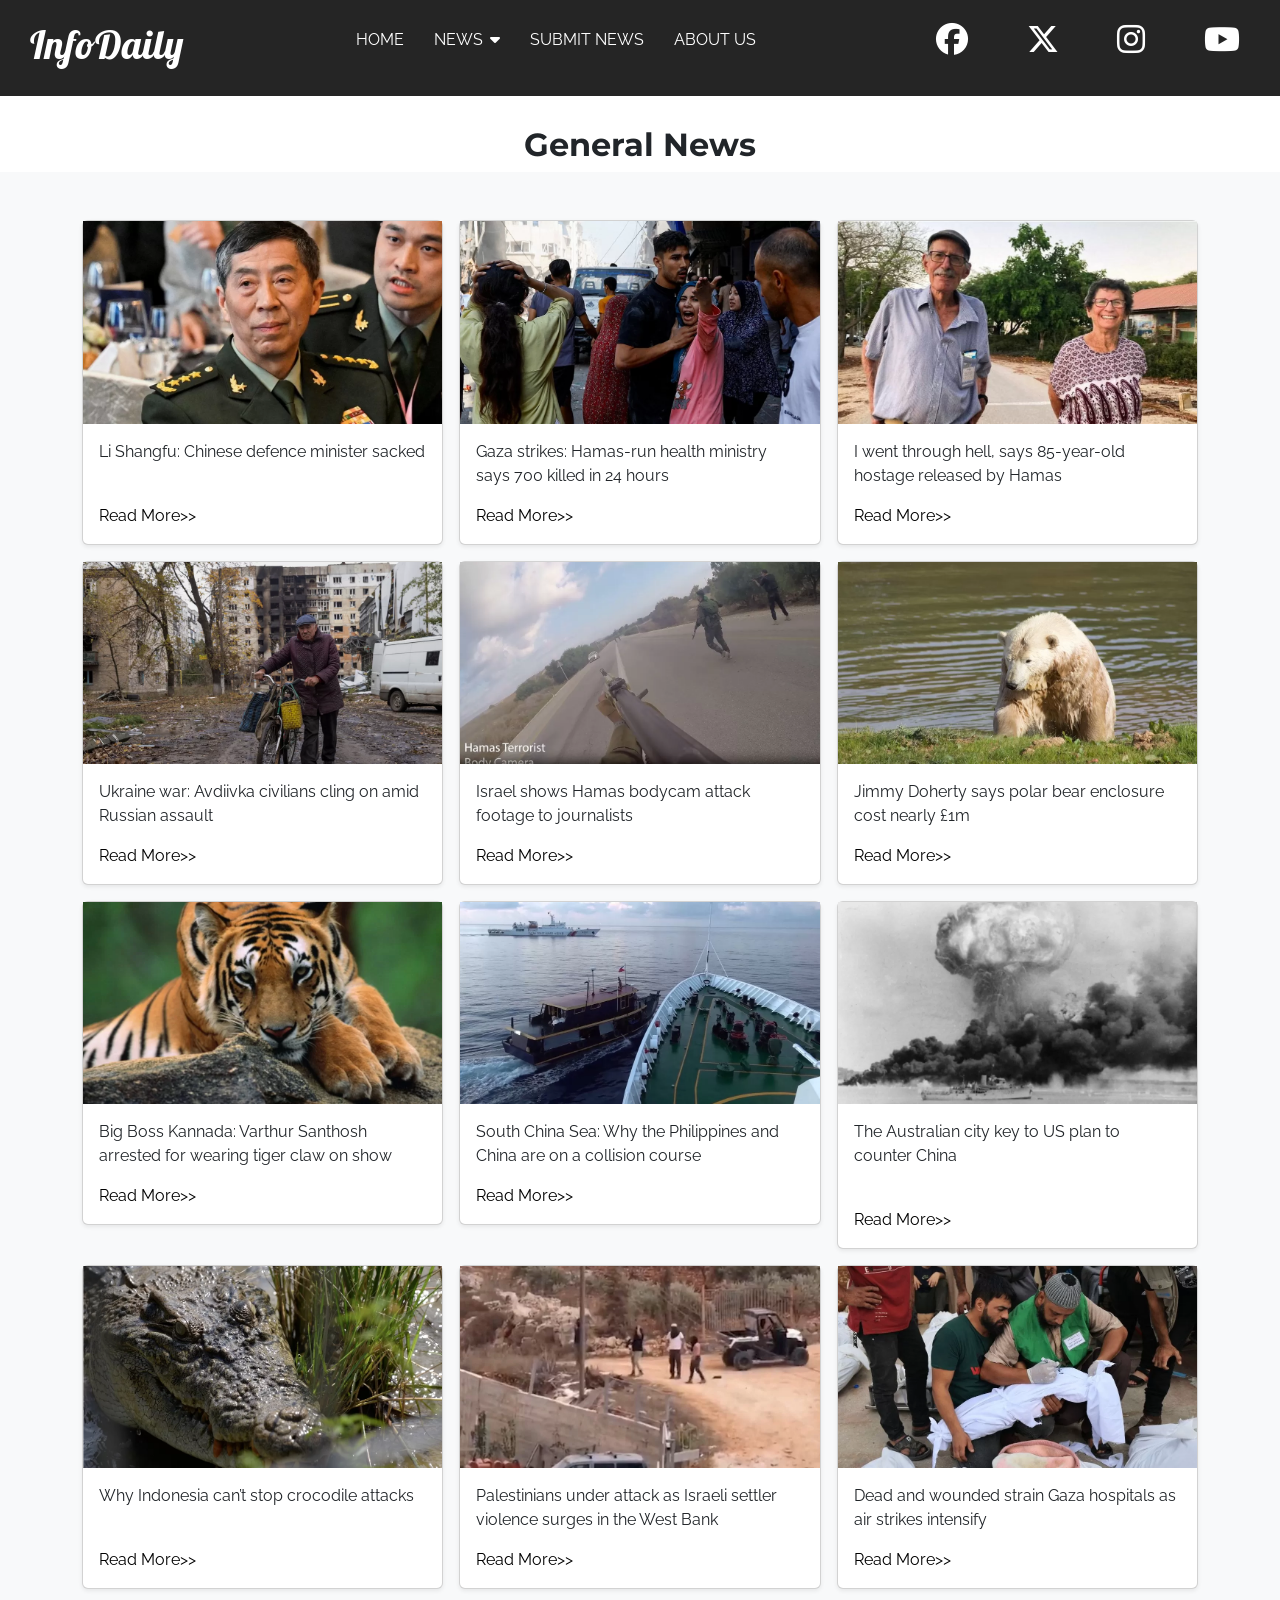
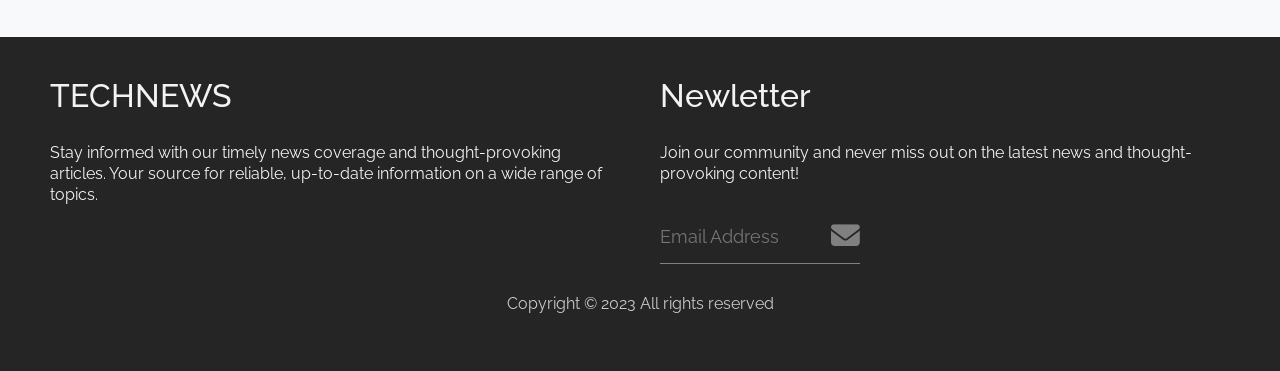
<file: generalNews.html>
<!doctype html>
<html lang="en">

<head>
  <meta charset="utf-8">
  <meta name="viewport" content="width=device-width, initial-scale=1">
  <link href="https://cdn.jsdelivr.net/npm/bootstrap@5.1.3/dist/css/bootstrap.min.css" rel="stylesheet"
    integrity="sha384-1BmE4kWBq78iYhFldvKuhfTAU6auU8tT94WrHftjDbrCEXSU1oBoqyl2QvZ6jIW3" crossorigin="anonymous">
  <link rel="stylesheet" href="style.css">
  <link rel="stylesheet" href="./style.css">
  <link rel="stylesheet" href="https://cdnjs.cloudflare.com/ajax/libs/font-awesome/6.4.2/css/all.min.css"
    integrity="sha512-z3gLpd7yknf1YoNbCzqRKc4qyor8gaKU1qmn+CShxbuBusANI9QpRohGBreCFkKxLhei6S9CQXFEbbKuqLg0DA=="
    crossorigin="anonymous" referrerpolicy="no-referrer" />
    <link rel="preconnect" href="https://fonts.gstatic.com" crossorigin>
    <link href="https://fonts.googleapis.com/css2?family=Lobster&family=Montserrat:wght@400;500;600;700&family=Raleway:wght@300;400;500;700;900&display=swap" rel="stylesheet">
  <title>General News</title>
  <link rel="icon" href="./Logo.png" />
</head>

<body class="m-0 p-0">

  <div class="container-fluid m-0 p-0">
    <header>
      <div class="navigation-container">
          <div class="top-head">
              <div class="web-name">
                  <h1 style="font-family: 'Lobster', sans-serif;">InfoDaily</h1>
              </div>

              <div class="ham-btn">
                  <span>
                      <i class="fas fa-bars"></i>
                  </span>
              </div>

              <div class="times-btn">
                  <span>
                      <i class="fas fa-times"></i>
                  </span>
              </div>
          </div>

          <div class="nav-bar" id="nav-bar">
              <nav>
                  <ul>
                      <li><a href="./index.html" target="_blank">Home</a></li>
                      <li><a href="#">News <i style="margin-left: 3px;" class="fa-solid fa-caret-down"></i>
                          <ul class="dropdown">
                              <li><a href="#">General</a></li>
                              <li><a href="./Business.html" target="_blank">Business</a></li>
                              <li><a href="./Sports.html" target="_blank">Sports</a></li>
                              <li><a href="./Technology.html" target="_blank">Technology</a></li>
                              <li><a href="./Entertainment.html" target="_blank">Entertainment</a></li>
                          </ul>
                      </a></li>
                      <li><a href="./write.html" target="_blank">Submit News</a></li>
                      <li><a href="./about.html" target="_blank">About us</a></li>
                  </ul>
              </nav>
          </div>
          <div class="social-icons">
              <ul>
                  <li>
                      <a href="https://www.facebook.com/bbcindia/" target="_blank"><i class="fab fa-facebook"></i></a>
                  </li>
                  <li>
                      <a href="https://twitter.com/BBCWorld" target="_blank"><i class="fab fa-x-twitter"></i></a>
                  </li>
                  <li>
                      <a href="https://www.instagram.com/bbcnews/" target="_blank"><i class="fab fa-instagram"></i></a>
                  </li>
                  <li>
                      <a href="https://www.youtube.com/channel/UC16niRr50-MSBwiO3YDb3RA" target="_blank"><i class="fab fa-youtube"></i></a>
                  </li>
              </ul>
          </div>
      </div>
  </header>
    <h2 style="text-align: center; margin-top: 30px; font-weight: bolder; font-family:'Montserrat', sans-serif;">General
      News</h2>

    <div class="album py-5 bg-body-tertiary">
      <div class="container">

        <div class="row row-cols-1 row-cols-sm-2 row-cols-md-3 g-3">
          <div class="col">
            <div class="card shadow-sm">
              <img src="./GeneralNews12.webp">
              <div class="card-body">
                <p class="card-text">Li Shangfu: Chinese defence minister sacked <br><br></p>
                <a href="https://www.bbc.com/news/world-asia-china-67207353" target="_blank">Read More<span>>></span></a>

              </div>
            </div>
          </div>
          <div class="col">
            <div class="card shadow-sm">
              <img src="./GeneralNews11.webp">
              <div class="card-body">
                <p class="card-text">Gaza strikes: Hamas-run health ministry says 700 killed in 24 hours</p>
                <a href="https://www.bbc.com/news/world-middle-east-67204951" target="_blank">Read
                  More<span>>></span></a>
              </div>
            </div>
          </div>
          <div class="col">
            <div class="card shadow-sm">
              <img src="./GeneralNews10.webp">
              <div class="card-body">
                <p class="card-text">I went through hell, says 85-year-old hostage released by Hamas</p>
                <a href="https://www.bbc.com/news/world-middle-east-67204479" target="_blank">Read
                  More<span>>></span></a>
              </div>
            </div>
          </div>

          <div class="col">
            <div class="card shadow-sm">
              <img src="./GeneralNews9.webp">
              <div class="card-body">
                <p class="card-text">Ukraine war: Avdiivka civilians cling on amid Russian assault</p>
                <a href="https://www.bbc.com/news/world-europe-67196921" target="_blank">Read
                  More<span>>></span></a>

              </div>
            </div>
          </div>
          <div class="col">
            <div class="card shadow-sm">
              <img src="./GeneralNews8.webp">
              <div class="card-body">
                <p class="card-text">Israel shows Hamas bodycam attack footage to journalists</p>
                <a href="https://www.bbc.com/news/world-middle-east-67198270" target="_blank">Read
                  More<span>>></span></a>

              </div>
            </div>
          </div>
          <div class="col">
            <div class="card shadow-sm">
              <img src="./GeneralNews7.webp">
              <div class="card-body">
                <p class="card-text">Jimmy Doherty says polar bear enclosure cost nearly £1m</p>
                <a href="https://www.bbc.com/news/uk-england-suffolk-67194350" target="_blank">Read
                  More<span>>></span></a>

              </div>
            </div>
          </div>

          <div class="col">
            <div class="card shadow-sm">
              <img src="./GeneralNews6.webp">
              <div class="card-body">
                <p class="card-text">Big Boss Kannada: Varthur Santhosh arrested for wearing tiger claw on show</p>
                <a href="https://www.bbc.com/news/world-asia-india-67202725" target="_blank">Read
                  More<span>>></span></a>
              </div>
            </div>
          </div>
          <div class="col">
            <div class="card shadow-sm">
              <img src="./GeneralNews5.webp">
              <div class="card-body">
                <p class="card-text">South China Sea: Why the Philippines and China are on a collision course</p>
                <a href="https://www.bbc.com/news/world-asia-67191205" target="_blank">Read
                  More<span>>></span></a>
                <div class="d-flex justify-content-between align-items-center">
                  <div class="btn-group">

                  </div>

                </div>
              </div>
            </div>
          </div>
          <div class="col">
            <div class="card shadow-sm">
              <img src="./GeneralNews4.webp">
              <div class="card-body">
                <p class="card-text">The Australian city key to US plan to counter China <br><br> </p>
                <a href="https://www.bbc.com/news/world-australia-67166799" target="_blank">Read
                  More<span>>></span></a>
              </div>
            </div>
          </div>
          <div class="col">
            <div class="card shadow-sm">
              <img src="./GeneralNews3.webp">
              <div class="card-body">
                <p class="card-text">Why Indonesia can’t stop crocodile attacks <br><br> </p>
                <a href="https://www.bbc.com/news/world-asia-67004770" target="_blank">Read
                  More<span>>></span></a>
              </div>
            </div>
          </div>
          <div class="col">
            <div class="card shadow-sm">
              <img src="./GeneralNews2.webp">
              <div class="card-body">
                <p class="card-text">Palestinians under attack as Israeli settler violence surges in the West Bank</p>
                <a href="https://www.bbc.com/news/world-middle-east-67173344" target="_blank">Read
                  More<span>>></span></a>
              </div>
            </div>
          </div>
          <div class="col">
            <div class="card shadow-sm">
              <img src="./GeneralNews1.webp">
              <div class="card-body">
                <p class="card-text">Dead and wounded strain Gaza hospitals as air strikes intensify</p>
                <a href="https://www.bbc.com/news/world-middle-east-67186181" target="_blank">Read
                  More<span>>></span></a>
              </div>
            </div>
          </div>


        </div>
      </div>
    </div>
    <footer>
      <div class="footer-container">
        <div class="footer-left">
          <h2>TECHNEWS</h2>
          <p>Stay informed with our timely news coverage and thought-provoking articles. Your source for reliable,
            up-to-date information on a wide range of topics.</p>
        </div>

        <div class="footer-right">
          <h2>Newletter</h2>
          <p>Join our community and never miss out on the latest news and thought-provoking content!</p>

          <div>
            <input type="text" placeholder="Email Address">
            <a href="#"><i class="fas fa-envelope"></i></a>
          </div>
        </div>
      </div>

      <p>Copyright &copy; 2023 All rights reserved</p>
    </footer>
    <script src="https://cdn.jsdelivr.net/npm/bootstrap@5.1.3/dist/js/bootstrap.bundle.min.js"
      integrity="sha384-ka7Sk0Gln4gmtz2MlQnikT1wXgYsOg+OMhuP+IlRH9sENBO0LRn5q+8nbTov4+1p"
      crossorigin="anonymous"></script>
    <script src="./script.js" async defer></script>
</body>

</html>
</file>
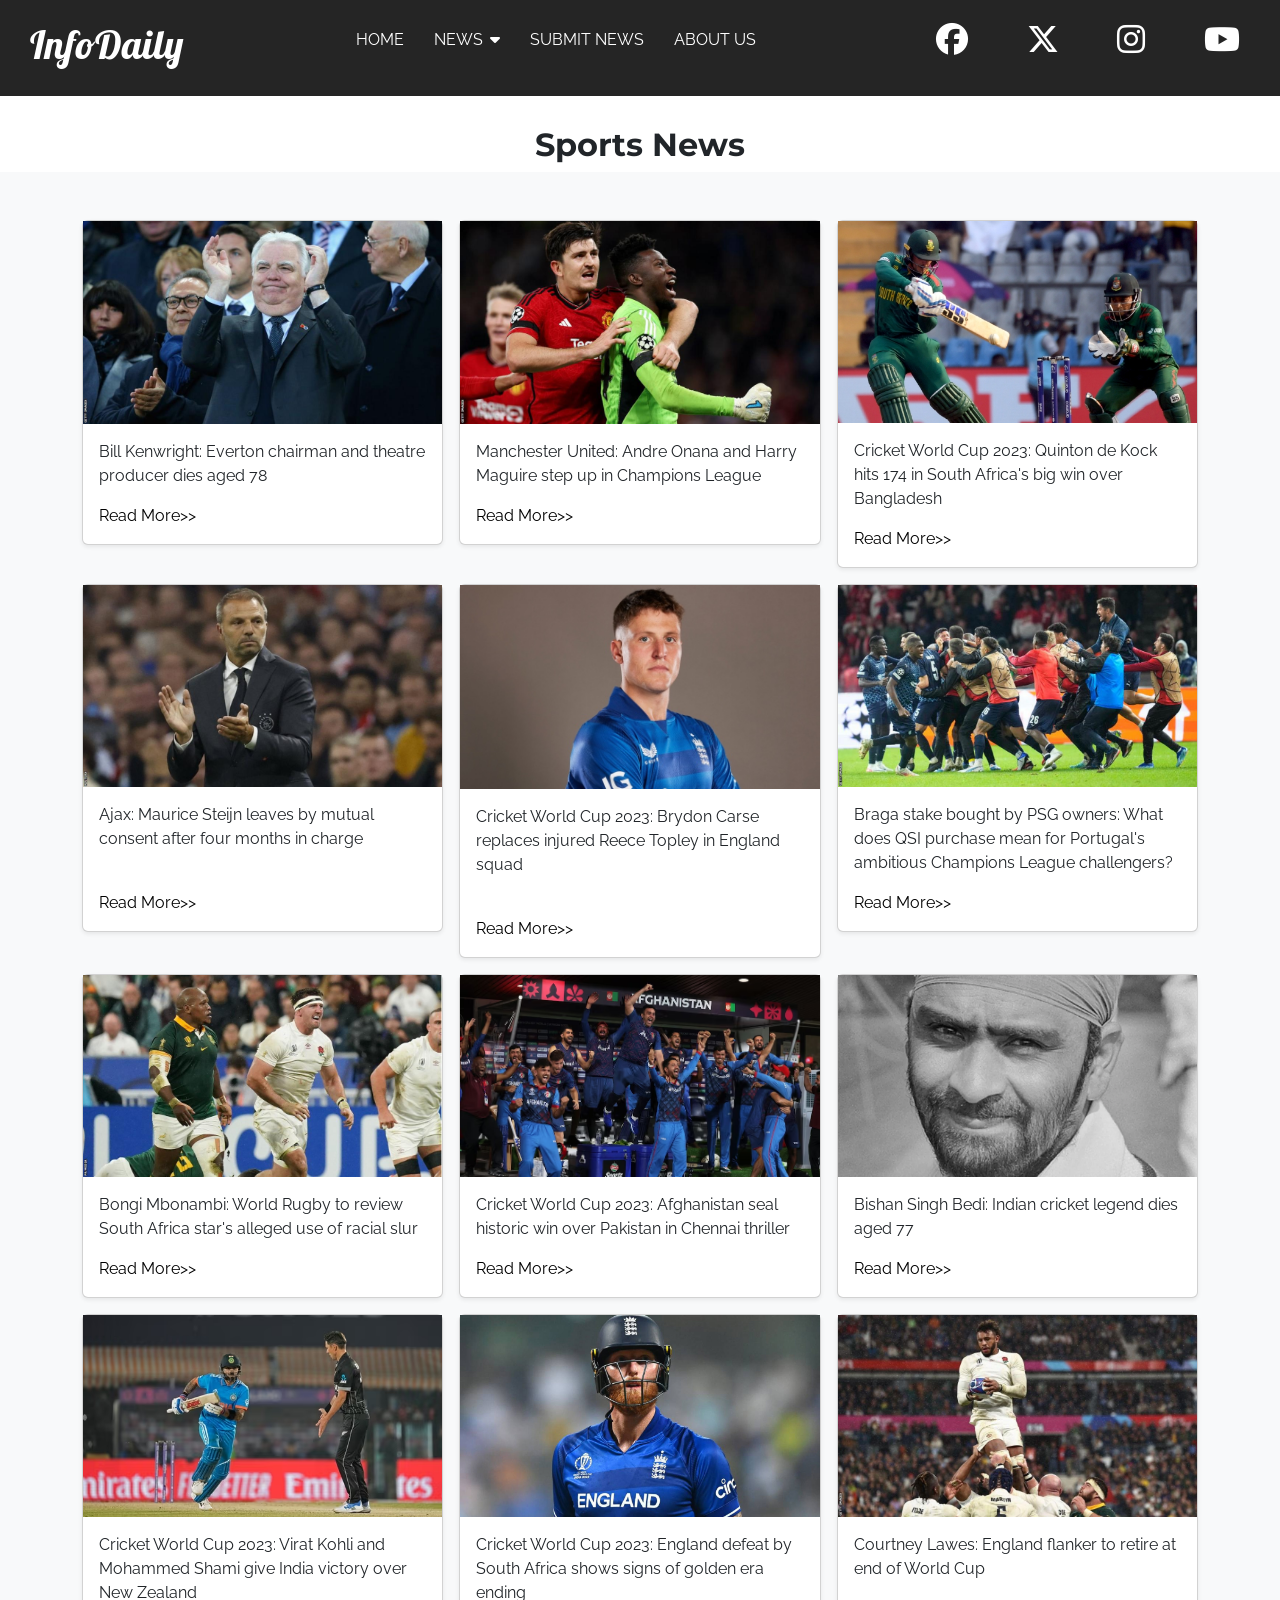
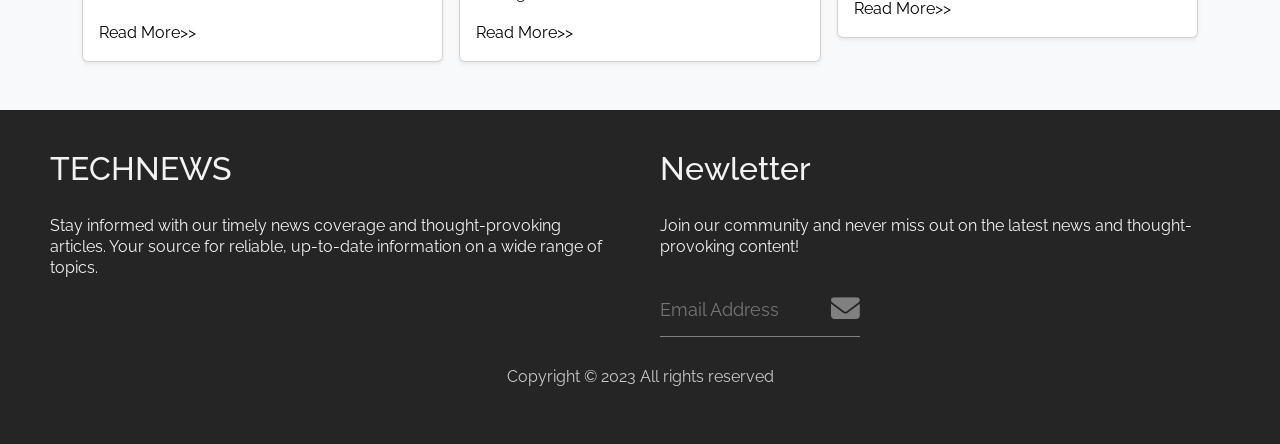
<file: Sports.html>
<!doctype html>
<html lang="en">

<head>
    <meta charset="utf-8">
    <meta name="viewport" content="width=device-width, initial-scale=1">
    <link href="https://cdn.jsdelivr.net/npm/bootstrap@5.1.3/dist/css/bootstrap.min.css" rel="stylesheet"
        integrity="sha384-1BmE4kWBq78iYhFldvKuhfTAU6auU8tT94WrHftjDbrCEXSU1oBoqyl2QvZ6jIW3" crossorigin="anonymous">
    <link rel="stylesheet" href="style.css">
    <link rel="stylesheet" href="./style.css">
    <link rel="stylesheet" href="https://cdnjs.cloudflare.com/ajax/libs/font-awesome/6.4.2/css/all.min.css" integrity="sha512-z3gLpd7yknf1YoNbCzqRKc4qyor8gaKU1qmn+CShxbuBusANI9QpRohGBreCFkKxLhei6S9CQXFEbbKuqLg0DA==" crossorigin="anonymous" referrerpolicy="no-referrer" />
    <link rel="preconnect" href="https://fonts.gstatic.com" crossorigin>
    <link href="https://fonts.googleapis.com/css2?family=Lobster&family=Montserrat:wght@400;500;600;700&family=Raleway:wght@300;400;500;700;900&display=swap" rel="stylesheet">
    <title>Sports News</title>
    <link rel="icon" href="./Logo.png" />
</head>

<body class="m-0 p-0">

    <div class="container-fluid m-0 p-0">
      <header>
        <div class="navigation-container">
            <div class="top-head">
                <div class="web-name">
                    <h1 style="font-family: 'Lobster', sans-serif;">InfoDaily</h1>
                </div>

                <div class="ham-btn">
                    <span>
                        <i class="fas fa-bars"></i>
                    </span>
                </div>

                <div class="times-btn">
                    <span>
                        <i class="fas fa-times"></i>
                    </span>
                </div>
            </div>

            <div class="nav-bar" id="nav-bar">
                <nav>
                    <ul>
                        <li><a href="./index.html" target="_blank">Home</a></li>
                        <li><a href="#">News <i style="margin-left: 3px;" class="fa-solid fa-caret-down"></i>
                            <ul class="dropdown">
                                <li><a href="./generalNews.html" target="_blank">General</a></li>
                                <li><a href="./Business.html" target="_blank">Business</a></li>
                                <li><a href="#">Sports</a></li>
                                <li><a href="./Technology.html" target="_blank">Technology</a></li>
                                <li><a href="./Entertainment.html" target="_blank">Entertainment</a></li>
                            </ul>
                        </a></li>
                        <li><a href="./write.html" target="_blank">Submit News</a></li>
                        <li><a href="./about.html" target="_blank">About us</a></li>
                    </ul>
                </nav>
            </div>
            <div class="social-icons">
                <ul>
                    <li>
                        <a href="https://www.facebook.com/bbcindia/" target="_blank"><i class="fab fa-facebook"></i></a>
                    </li>
                    <li>
                        <a href="https://twitter.com/BBCWorld" target="_blank"><i class="fab fa-x-twitter"></i></a>
                    </li>
                    <li>
                        <a href="https://www.instagram.com/bbcnews/" target="_blank"><i class="fab fa-instagram"></i></a>
                    </li>
                    <li>
                        <a href="https://www.youtube.com/channel/UC16niRr50-MSBwiO3YDb3RA" target="_blank"><i class="fab fa-youtube"></i></a>
                    </li>
                </ul>
            </div>
        </div>
    </header>
  <h2 style="text-align: center; margin-top: 30px; font-weight: bolder; font-family:'Montserrat', sans-serif;">Sports
    News</h2>
    <div class="album py-5 bg-body-tertiary">
        <div class="container">
    
          <div class="row row-cols-1 row-cols-sm-2 row-cols-md-3 g-3">
              <div class="col">
              <div class="card shadow-sm">
                <img src="./SportsNews12.jpg">
                    <div class="card-body">
                  <p class="card-text">Bill Kenwright: Everton chairman and theatre producer dies aged 78</p>
                  <a href="https://www.bbc.com/sport/football/67203234" target="_blank">Read More<span>>></span></a>

                </div>
              </div>
            </div>
            <div class="col">
              <div class="card shadow-sm">
                  <img src=".//SportsNews11.jpg">
                  <div class="card-body">
                    <p class="card-text">Manchester United: Andre Onana and Harry Maguire step up in Champions League</p>
                    <a href="https://www.bbc.com/sport/football/67212545" target="_blank">Read More<span>>></span></a>

                </div>
              </div>
            </div>
            <div class="col">
              <div class="card shadow-sm">
                  <img src="./SportsNews10.jpg">
                  <div class="card-body">
                  <p class="card-text">Cricket World Cup 2023: Quinton de Kock hits 174 in South Africa's big win over Bangladesh</p>
                  <a href="https://www.bbc.com/sport/cricket/67204731" target="_blank">Read More<span>>></span></a>

                </div>
            </div>
        </div>
    
            <div class="col">
              <div class="card shadow-sm">
                  <img src="./SportsNews9.jpg">
                  <div class="card-body">
                    <p class="card-text">Ajax: Maurice Steijn leaves by mutual consent after four months in charge <br><br></p>
                    <a href="https://www.bbc.com/sport/football/67200766" target="_blank">Read
                      More<span>>></span></a>
                  
            </div>
              </div>
            </div>
            <div class="col">
              <div class="card shadow-sm">
                <img src="./SportsNews8.jpg">
                <div class="card-body">
                  <p class="card-text">Cricket World Cup 2023: Brydon Carse replaces injured Reece Topley in England squad <br><br></p>
                  <a href="https://www.bbc.com/sport/cricket/67191877" target="_blank">Read
                    More<span>>></span></a>
                </div>
            </div>
        </div>
        <div class="col">
              <div class="card shadow-sm">
                <img src="./SportsNews7.jpg">
                <div class="card-body">
                  <p class="card-text">Braga stake bought by PSG owners: What does QSI purchase mean for Portugal's ambitious Champions League challengers?</p>
                  <a href="https://www.bbc.com/sport/football/67192619" target="_blank">Read
                    More<span>>></span></a>
                </div>
              </div>
            </div>
    
            <div class="col">
              <div class="card shadow-sm">
                
                <img src="./SportsNews6.jpg"><div class="card-body">
                  <p class="card-text">Bongi Mbonambi: World Rugby to review South Africa star's alleged use of racial slur</p>
                  <a href="https://www.bbc.com/sport/rugby-union/67192409" target="_blank">Read
                    More<span>>></span></a>
                </div>
            </div>
            </div>
            <div class="col">
              <div class="card shadow-sm">
                <img src="./SportsNews5.jpg">
                <div class="card-body">
                  <p class="card-text">Cricket World Cup 2023: Afghanistan seal historic win over Pakistan in Chennai thriller</p>
                  <a href="https://www.bbc.com/sport/cricket/67193511" target="_blank">Read
                    More<span>>></span></a>
                  <div class="d-flex justify-content-between align-items-center">
                    <div class="btn-group">
                      
                    </div>
                    
                </div>
                </div>
              </div>
            </div>
            <div class="col">
                <div class="card shadow-sm">
                    <img src="./SportsNews4.jpg">
                    <div class="card-body">
                        <p class="card-text">Bishan Singh Bedi: Indian cricket legend dies aged 77</p>
                        <a href="https://www.bbc.com/news/world-asia-india-59047519" target="_blank">Read
                          More<span>>></span></a>
                  
                </div>
              </div>
            </div>
            <div class="col">
              <div class="card shadow-sm">
                <img src="./SportsNews3.jpg">
                <div class="card-body">
                  <p class="card-text">Cricket World Cup 2023: Virat Kohli and Mohammed Shami give India victory over New Zealand</p>
                  <a href="https://www.bbc.com/sport/cricket/67187007" target="_blank">Read
                    More<span>>></span></a>
                </div>
              </div>
            </div>
            <div class="col">
              <div class="card shadow-sm">
                <img src="./SportsNews2.jpg">
                <div class="card-body">
                  <p class="card-text">Cricket World Cup 2023: England defeat by South Africa shows signs of golden era ending</p>
                  <a href="https://www.bbc.com/sport/cricket/67181953" target="_blank">Read
                    More<span>>></span></a>
                </div>
              </div>
            </div>
            <div class="col">
              <div class="card shadow-sm">
                <img src="./SportsNews1.jpg">
                <div class="card-body">
                  <p class="card-text">Courtney Lawes: England flanker to retire at end of World Cup</p>
                  <a href="https://www.bbc.com/sport/rugby-union/67190624" target="_blank">Read
                    More<span>>></span></a>
                </div>
              </div>
            </div>



            
          </div>
        </div>
      </div>

      <footer>
        <div class = "footer-container">
            <div class = "footer-left">
                <h2>TECHNEWS</h2>
                <p>Stay informed with our timely news coverage and thought-provoking articles. Your source for reliable, up-to-date information on a wide range of topics.</p>
            </div>

            <div class = "footer-right">
                <h2>Newletter</h2>
                <p>Join our community and never miss out on the latest news and thought-provoking content!</p>

                <div>
                    <input type = "text" placeholder = "Email Address">
                    <a href="#"><i class = "fas fa-envelope"></i></a>
                </div>
            </div>
        </div>

        <p>Copyright &copy; 2023 All rights reserved</p>
    </footer>
        <script src="https://cdn.jsdelivr.net/npm/bootstrap@5.1.3/dist/js/bootstrap.bundle.min.js"
        integrity="sha384-ka7Sk0Gln4gmtz2MlQnikT1wXgYsOg+OMhuP+IlRH9sENBO0LRn5q+8nbTov4+1p"
        crossorigin="anonymous"></script> 
        <script src="./script.js" async defer></script>
</body>

</html>
</file>
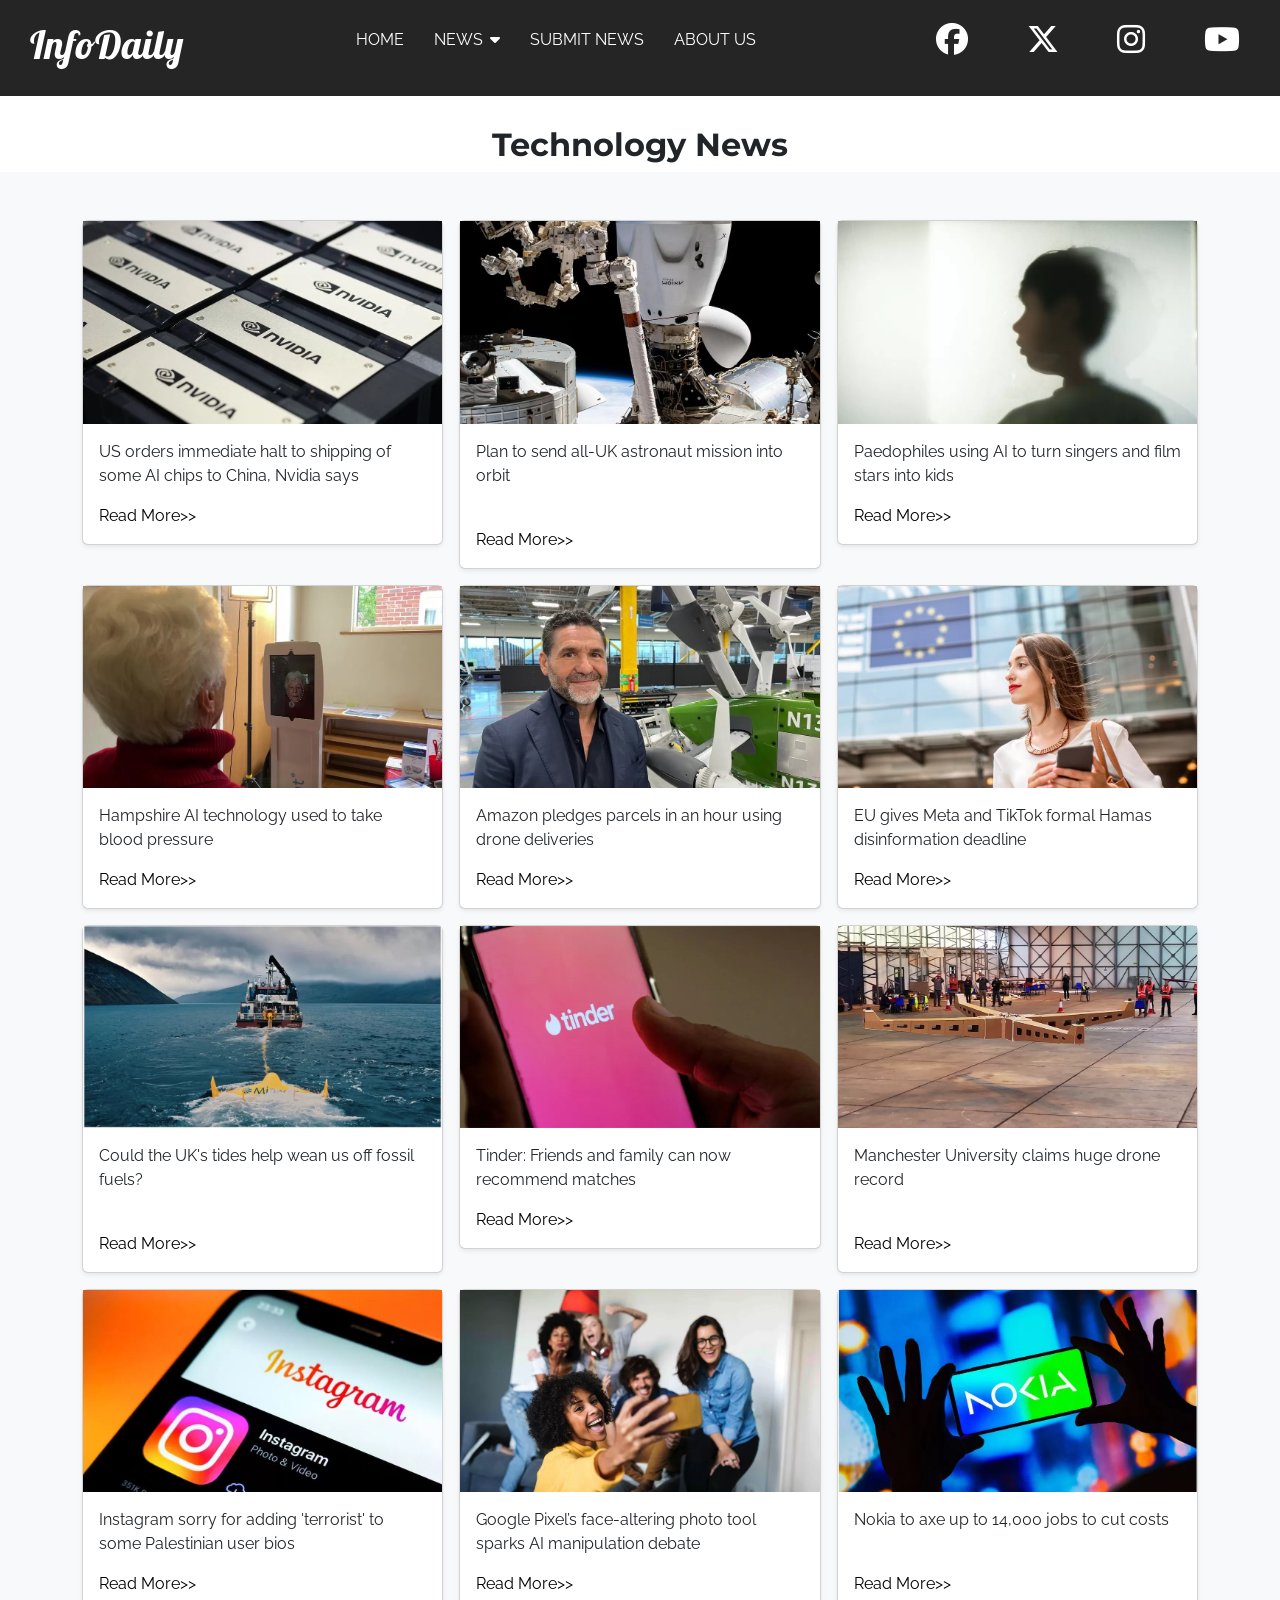
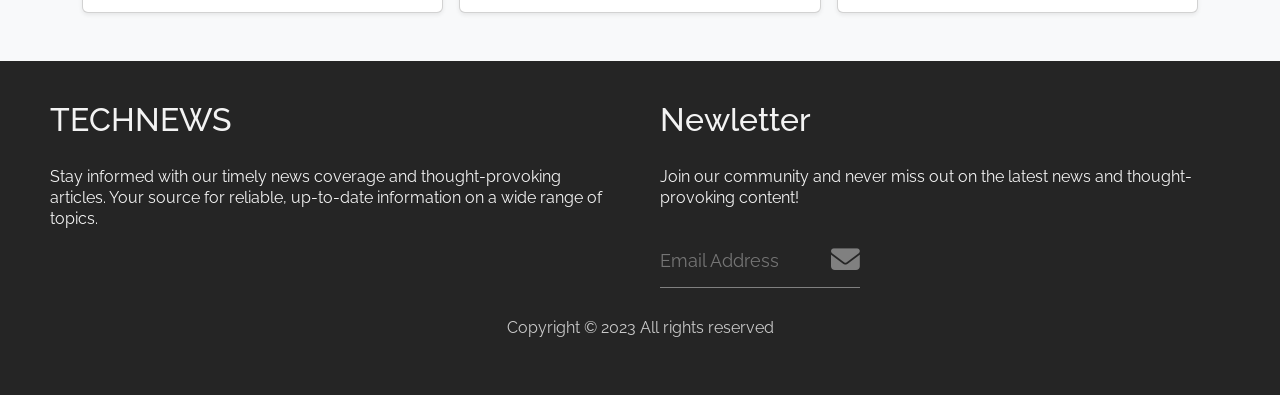
<file: Technology.html>
<!doctype html>
<html lang="en">

<head>
    <meta charset="utf-8">
    <meta name="viewport" content="width=device-width, initial-scale=1">
    <link href="https://cdn.jsdelivr.net/npm/bootstrap@5.1.3/dist/css/bootstrap.min.css" rel="stylesheet"
        integrity="sha384-1BmE4kWBq78iYhFldvKuhfTAU6auU8tT94WrHftjDbrCEXSU1oBoqyl2QvZ6jIW3" crossorigin="anonymous">
    <link rel="stylesheet" href="style.css">
    <link rel="stylesheet" href="./style.css">
    <link rel="stylesheet" href="https://cdnjs.cloudflare.com/ajax/libs/font-awesome/6.4.2/css/all.min.css" integrity="sha512-z3gLpd7yknf1YoNbCzqRKc4qyor8gaKU1qmn+CShxbuBusANI9QpRohGBreCFkKxLhei6S9CQXFEbbKuqLg0DA==" crossorigin="anonymous" referrerpolicy="no-referrer" />
    <link rel="preconnect" href="https://fonts.gstatic.com" crossorigin>
    <link href="https://fonts.googleapis.com/css2?family=Lobster&family=Montserrat:wght@400;500;600;700&family=Raleway:wght@300;400;500;700;900&display=swap" rel="stylesheet">
    <title>Technology News</title>
    <link rel="icon" href="./Logo.png" />
</head>

<body class="m-0 p-0">

    <div class="container-fluid m-0 p-0">
      <header>
        <div class="navigation-container">
            <div class="top-head">
                <div class="web-name">
                    <h1 style="font-family: 'Lobster', sans-serif;">InfoDaily</h1>
                </div>

                <div class="ham-btn">
                    <span>
                        <i class="fas fa-bars"></i>
                    </span>
                </div>

                <div class="times-btn">
                    <span>
                        <i class="fas fa-times"></i>
                    </span>
                </div>
            </div>

            <div class="nav-bar" id="nav-bar">
                <nav>
                    <ul>
                        <li><a href="./index.html" target="_blank">Home</a></li>
                        <li><a href="#">News <i style="margin-left: 3px;" class="fa-solid fa-caret-down"></i>
                            <ul class="dropdown">
                                <li><a href="./generalNews.html" target="_blank">General</a></li>
                                <li><a href="./Business.html" target="_blank">Business</a></li>
                                <li><a href="./Sports.html" target="_blank">Sports</a></li>
                                <li><a href="#">Technology</a></li>
                                <li><a href="./Entertainment.html" target="_blank">Entertainment</a></li>
                            </ul>
                        </a></li>
                        <li><a href="./write.html" target="_blank">Submit News</a></li>
                        <li><a href="./about.html" target="_blank">About us</a></li>
                    </ul>
                </nav>
            </div>
            <div class="social-icons">
                <ul>
                    <li>
                        <a href="https://www.facebook.com/bbcindia/" target="_blank"><i class="fab fa-facebook"></i></a>
                    </li>
                    <li>
                        <a href="https://twitter.com/BBCWorld" target="_blank"><i class="fab fa-x-twitter"></i></a>
                    </li>
                    <li>
                        <a href="https://www.instagram.com/bbcnews/" target="_blank"><i class="fab fa-instagram"></i></a>
                    </li>
                    <li>
                        <a href="https://www.youtube.com/channel/UC16niRr50-MSBwiO3YDb3RA" target="_blank"><i class="fab fa-youtube"></i></a>
                    </li>
                </ul>
            </div>
        </div>
    </header>
  <h2 style="text-align: center; margin-top: 30px; font-weight: bolder; font-family:'Montserrat', sans-serif;">Technology
    News</h2>
    <div class="album py-5 bg-body-tertiary">
        <div class="container">
    
          <div class="row row-cols-1 row-cols-sm-2 row-cols-md-3 g-3">
              <div class="col">
              <div class="card shadow-sm">
                <img src="./TechnologyNews12.webp">
                    <div class="card-body">
                  <p class="card-text">US orders immediate halt to shipping of some AI chips to China, Nvidia says</p>
                  <a href="https://www.bbc.com/news/business-67213134" target="_blank">Read
                    More<span>>></span></a>
                </div>
              </div>
            </div>
            <div class="col">
              <div class="card shadow-sm">
                  <img src="./TechnologyNews11.webp">
                  <div class="card-body">
                    <p class="card-text">Plan to send all-UK astronaut mission into orbit <br><br></p>
                    <a href="https://www.bbc.com/news/science-environment-67207375" target="_blank">Read
                      More<span>>></span></a>
                </div>
              </div>
            </div>
            <div class="col">
              <div class="card shadow-sm">
                  <img src="./TechnologyNews10.webp">
                  <div class="card-body">
                  <p class="card-text">Paedophiles using AI to turn singers and film stars into kids</p>
                  <a href="https://www.bbc.com/news/technology-67172231" target="_blank">Read
                    More<span>>></span></a>
                </div>
            </div>
        </div>
    
            <div class="col">
              <div class="card shadow-sm">
                  <img src="./TechnologyNews9.webp">
                  <div class="card-body">
                    <p class="card-text">Hampshire AI technology used to take blood pressure</p>
                    <a href="https://www.bbc.com/news/uk-england-hampshire-67134503" target="_blank">Read
                      More<span>>></span></a>
                  
            </div>
              </div>
            </div>
            <div class="col">
              <div class="card shadow-sm">
                <img src="./TechnologyNews8.webp">
                <div class="card-body">
                  <p class="card-text">Amazon pledges parcels in an hour using drone deliveries</p>
                  <a href="https://www.bbc.com/news/business-67132527" target="_blank">Read
                    More<span>>></span></a>
                </div>
            </div>
        </div>
        <div class="col">
              <div class="card shadow-sm">
                <img src="./TechnologyNews7.webp">
                <div class="card-body">
                  <p class="card-text">EU gives Meta and TikTok formal Hamas disinformation deadline</p>
                  <a href="https://www.bbc.com/news/technology-67157733" target="_blank">Read
                    More<span>>></span></a>
                  
                </div>
              </div>
            </div>
    
            <div class="col">
              <div class="card shadow-sm">
                
                <img src="./TechnologyNews6.webp"><div class="card-body">
                  <p class="card-text">Could the UK's tides help wean us off fossil fuels? <br><br>
                  </p>
                  <a href="https://www.bbc.com/news/science-environment-67170625" target="_blank">Read
                    More<span>>></span></a>
                  
                </div>
            </div>
            </div>
            <div class="col">
              <div class="card shadow-sm">
                <img src="./TechnologyNews5.webp">
                <div class="card-body">
                  <p class="card-text">Tinder: Friends and family can now recommend matches </p>
                  <a href="https://www.bbc.com/news/technology-67197467" target="_blank">Read
                    More<span>>></span></a>
                  <div class="d-flex justify-content-between align-items-center">
                    <div class="btn-group">
                      
                    </div>
                    
                </div>
                </div>
              </div>
            </div>
            <div class="col">
                <div class="card shadow-sm">
                    <img src="./TechnologyNews4.webp">
                    <div class="card-body">
                        <p class="card-text">Manchester University claims huge drone record <br><br></p>
                        <a href="https://www.bbc.com/news/technology-67196131" target="_blank">Read
                          More<span>>></span></a>
                </div>
              </div>
            </div>
            <div class="col">
              <div class="card shadow-sm">
                <img src="./TechnologyNews3.webp">
                <div class="card-body">
                  <p class="card-text">Instagram sorry for adding 'terrorist' to some Palestinian user bios</p>
                  <a href="https://www.bbc.com/news/technology-67169228" target="_blank">Read
                    More<span>>></span></a>
                </div>
              </div>
            </div>
            <div class="col">
              <div class="card shadow-sm">
                <img src="./TechnologyNews2.webp">
                <div class="card-body">
                  <p class="card-text">Google Pixel’s face-altering photo tool sparks AI manipulation debate</p>
                  <a href="https://www.bbc.com/news/technology-67170014" target="_blank">Read
                    More<span>>></span></a>
                </div>
              </div>
            </div>
            <div class="col">
              <div class="card shadow-sm">
                <img src="./TechnologyNews1.webp">
                <div class="card-body">
                  <p class="card-text">Nokia to axe up to 14,000 jobs to cut costs <br><br> </p>
                  <a href="https://www.bbc.com/news/business-67153676" target="_blank">Read
                    More<span>>></span></a>
                </div>
              </div>
            </div>

          </div>
        </div>
      </div>

      <footer>
        <div class = "footer-container">
            <div class = "footer-left">
                <h2>TECHNEWS</h2>
                <p>Stay informed with our timely news coverage and thought-provoking articles. Your source for reliable, up-to-date information on a wide range of topics.</p>
            </div>

            <div class = "footer-right">
                <h2>Newletter</h2>
                <p>Join our community and never miss out on the latest news and thought-provoking content!</p>

                <div>
                    <input type = "text" placeholder = "Email Address">
                    <a href="#"><i class = "fas fa-envelope"></i></a>
                </div>
            </div>
        </div>

        <p>Copyright &copy; 2023 All rights reserved</p>
    </footer>
        
        <script src="https://cdn.jsdelivr.net/npm/bootstrap@5.1.3/dist/js/bootstrap.bundle.min.js"
        integrity="sha384-ka7Sk0Gln4gmtz2MlQnikT1wXgYsOg+OMhuP+IlRH9sENBO0LRn5q+8nbTov4+1p"
        crossorigin="anonymous"></script> 
        <script src="./script.js" async defer></script>
</body>

</html>
</file>
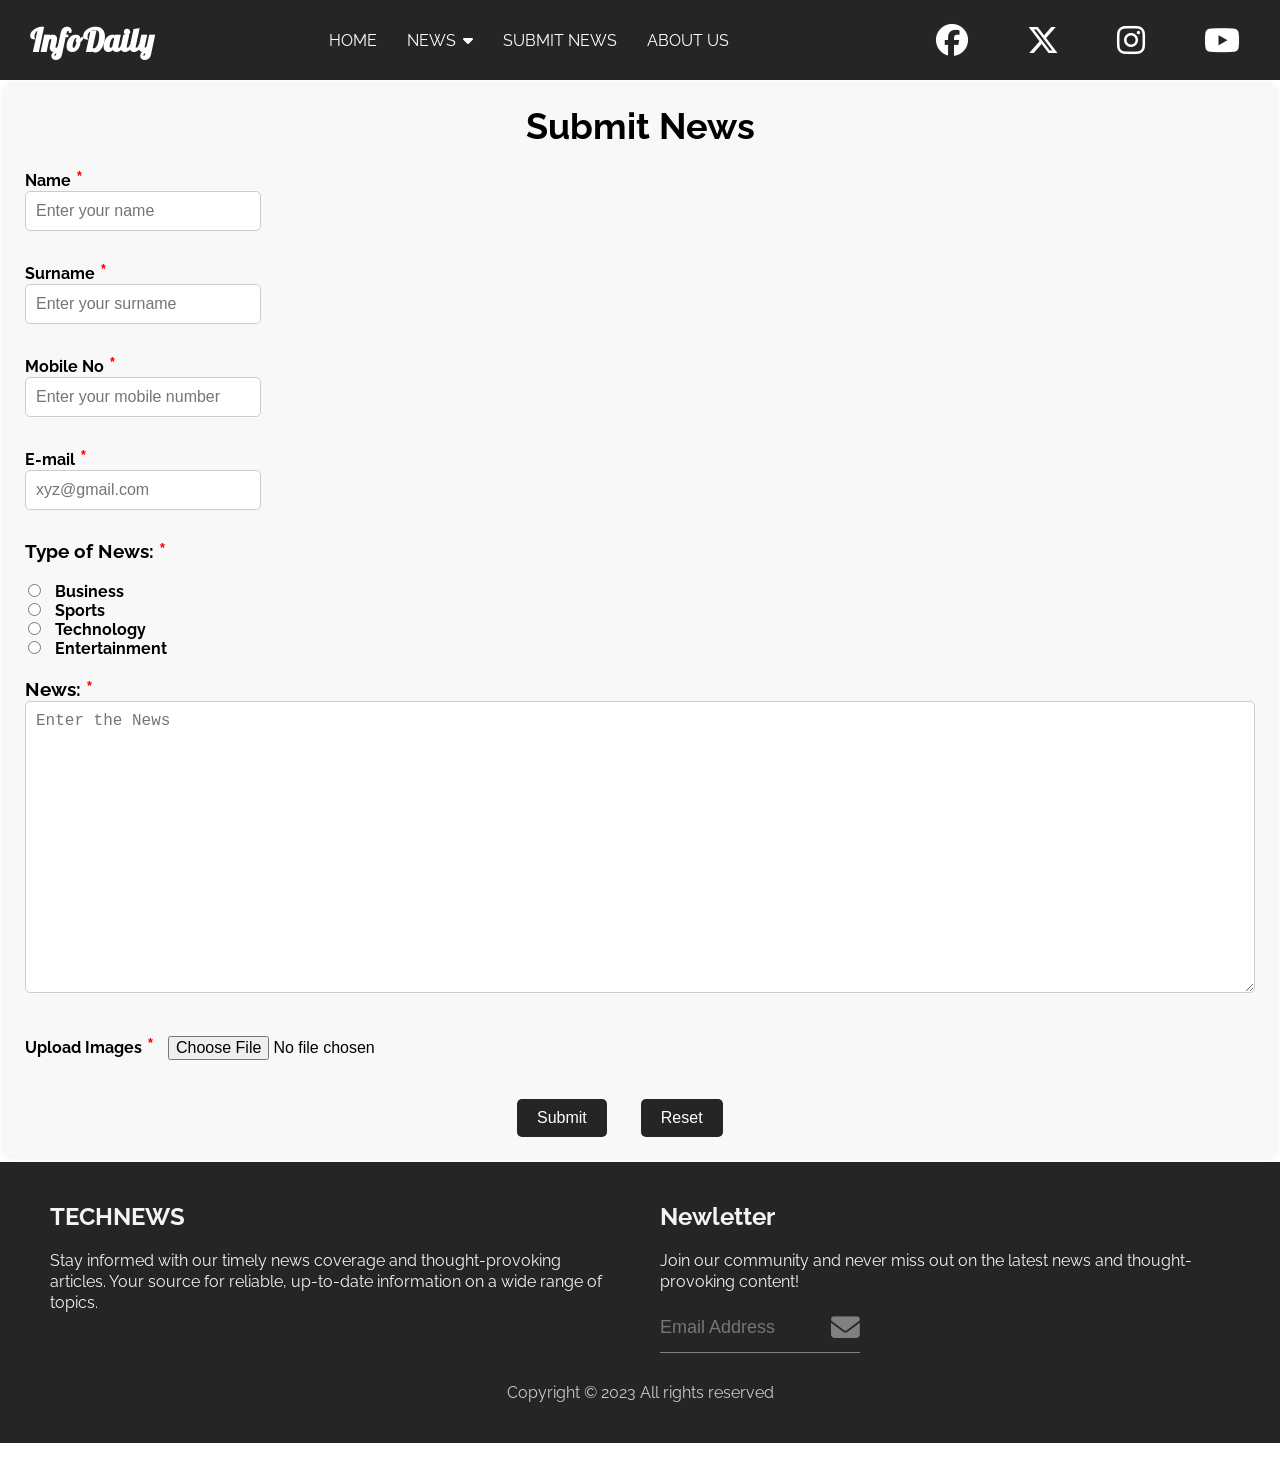
<file: write.html>
<!DOCTYPE html>
<html lang="en">
<head>
    <meta charset="UTF-8">
    <meta name="viewport" content="width=device-width, initial-scale=1.0">
    <link rel="stylesheet" href="./style.css">
    <link rel="preconnect" href="https://fonts.googleapis.com">
    <link rel="preconnect" href="https://fonts.gstatic.com" crossorigin>
    <link rel="stylesheet" href="./writestyle.css">
    <link
        href="https://fonts.googleapis.com/css2?family=Montserrat:wght@400;500;600;700&family=Raleway:wght@300;400;500;700;900&display=swap"
        rel="stylesheet">
        <link rel="stylesheet" href="https://cdnjs.cloudflare.com/ajax/libs/font-awesome/6.4.2/css/all.min.css" integrity="sha512-z3gLpd7yknf1YoNbCzqRKc4qyor8gaKU1qmn+CShxbuBusANI9QpRohGBreCFkKxLhei6S9CQXFEbbKuqLg0DA==" crossorigin="anonymous" referrerpolicy="no-referrer" />
        <link rel="preconnect" href="https://fonts.gstatic.com" crossorigin>
        <link href="https://fonts.googleapis.com/css2?family=Lobster&family=Montserrat:wght@400;500;600;700&family=Raleway:wght@300;400;500;700;900&display=swap" rel="stylesheet">
    <title>Write</title>
    <link rel="icon" href="./Logo.png" />
</head>
<body>
    <header>
        <div class="navigation-container">
            <div class="top-head">
                <div class="web-name">
                    <h1 style="font-family: 'Lobster', sans-serif;">InfoDaily</h1>
                </div>

                <div class="ham-btn">
                    <span>
                        <i class="fas fa-bars"></i>
                    </span>
                </div>

                <div class="times-btn">
                    <span>
                        <i class="fas fa-times"></i>
                    </span>
                </div>
            </div>

            <div class="nav-bar" id="nav-bar">
                <nav>
                    <ul>
                        <li><a href="./index.html" target="_blank">Home</a></li>
                        <li><a href="#">News <i style="margin-left: 3px;" class="fa-solid fa-caret-down"></i>
                            <ul class="dropdown">
                                <li><a href="./generalNews.html" target="_blank">General</a></li>
                                <li><a href="./Business.html" target="_blank">Business</a></li>
                                <li><a href="./Sports.html" target="_blank">Sports</a></li>
                                <li><a href="./Technology.html" target="_blank">Technology</a></li>
                                <li><a href="./Entertainment.html" target="_blank">Entertainment</a></li>
                            </ul>
                        </a></li>
                        <li><a href="#">Submit News</a></li>
                        <li><a href="./about.html" target="_blank">About us</a></li>
                    </ul>
                </nav>
            </div>
            <div class="social-icons">
                <ul>
                    <li>
                        <a href="https://www.facebook.com/bbcindia/" target="_blank"><i class="fab fa-facebook"></i></a>
                    </li>
                    <li>
                        <a href="https://twitter.com/BBCWorld" target="_blank"><i class="fab fa-x-twitter"></i></a>
                    </li>
                    <li>
                        <a href="https://www.instagram.com/bbcnews/" target="_blank"><i class="fab fa-instagram"></i></a>
                    </li>
                    <li>
                        <a href="https://www.youtube.com/channel/UC16niRr50-MSBwiO3YDb3RA" target="_blank"><i class="fab fa-youtube"></i></a>
                    </li>
                </ul>
            </div>
        </div>
    </header>

    <div class="News-submit">
        <form>
            <h1>Submit News</h1>
            <div class="container">
                <label>Name<span class="mandatory">*</span></label>
                <br>
                <input type="text" placeholder="Enter your name" required>
                <br><br>
                <label>Surname<span class="mandatory">*</span></label>
                <br>
                <input type="text" placeholder="Enter your surname" required>
                <br><br>
                <label>Mobile No<span class="mandatory">*</span></label>
                <br>
                <input type="tel" id="mobileNumber" name="mobileNumber" pattern="[0-9]{10}" maxlength="10" placeholder="Enter your mobile number" required>
                <br><br>
                <label>E-mail<span class="mandatory">*</span></label>
                <br>
                <input type="email" placeholder="xyz@gmail.com" required>
                <br><br>
                <h3>Type of News:<span class="mandatory">*</span></h3> 
                <br>
                <input type="radio" id="id1" name="Type of News" value="" required>
                <label for="id1">Business</label>
                <br>
                <input type="radio" id="id1" name="Type of News" value="" required>
                <label for="id1">Sports</label>
                <br>
                <input type="radio" id="id1" name="Type of News" value="" required>
                <label for="id1">Technology</label>
                <br>
                <input type="radio" id="id1" name="Type of News" value=""  required>
                <label for="id1">Entertainment</label>
                <br><br>
                <h3>News:<span class="mandatory">*</span></h3>
                <textarea rows="15" cols="200" placeholder="Enter the News" required></textarea>
                <br><br>
                <label>Upload Images<span class="mandatory">*</span></label>
                <input type="file" required>
                <br><br>
                <input type="Submit">
                <input type="reset">
        </div>
        </form>
        
        </div>
        <footer>
            <div class = "footer-container">
                <div class = "footer-left">
                    <h2>TECHNEWS</h2>
                    <p>Stay informed with our timely news coverage and thought-provoking articles. Your source for reliable, up-to-date information on a wide range of topics.</p>
                </div>
    
                <div class = "footer-right">
                    <h2>Newletter</h2>
                    <p>Join our community and never miss out on the latest news and thought-provoking content!</p>
    
                    <div>
                        <input type = "text" placeholder = "Email Address">
                        <a href="#"><i class = "fas fa-envelope"></i></a>
                    </div>
                </div>
            </div>
    
            <p>Copyright &copy; 2023 All rights reserved</p>
        </footer>
    
</body>
</html>
</file>
<file: style.css>
*{
    box-sizing: border-box;
    padding: 0;
    margin: 0;
}

:root{
    --heading: 'Montserrat', sans-serif;
}

body{
    font-family: 'Raleway', sans-serif;
    background: #fff;
}

img{
    width: 100%;
}
ul{
    list-style: none;
}

a{
    text-decoration: none;
    color: #000;
}

hr{
    width: 95vw;
    margin: 0 auto;
}

.top-head{
    display: flex;
    justify-content: space-between;
    align-items: center;
    margin: 0 auto;
    background: #252525;
    color: #fff;
    padding: 20px 30px;
}

.top-head .fas{
    font-size: 2rem;
    cursor: pointer;
}

.times-btn{
    display: none;
}

.nav-bar{
    background: #333;
    height: 0;
    overflow: hidden;
}

.show-nav{
    height: auto;
}

.nav-bar ul li{
    text-align: center;
    display: block;
    padding: 15px 0;
    transition: all 1s ease-in-out;
}

.nav-bar ul li:hover{
    background: #0e0e0e;
}

.nav-bar ul li a{
    color: #fff;
    text-transform: uppercase;
}

.nav-bar ul li a:hover{
    text-decoration: underline;
}

.social-icons{
    display: none;
}

.banner{
    min-height: auto;
    display: grid;
    grid-template-columns: 1fr;
    align-items: center;
    padding: 30px 0;
    margin-top: 8px;
}

.banner-main-content{
    padding: 0 2rem;
    line-height: 1.7;
}

.banner-main-content h2{
    font-size: 2rem;
    font-family: var(--heading);
}

.banner-main-content h3{
    padding: 1rem 0;
}

.banner-main-content button{
    border: none;
    background: #252525;
    padding: 14px 18px;
    font-size: 1.2rem;
    font-family: 'Montserrat', sans-serif;
    transition: background 1s ease;
}

.banner-main-content button a{
    color: #f3f3f3;
    transition: color 1s ease;
}

.banner-main-content button:hover{
    background: #fff;
}

.banner-main-content button:hover a{
    color: #0d0a0b;
}


.current-news-head{
    background: #fff;
    padding: 20px;
    font-size: 12px;
    margin: 20px 0;
}

.current-news-head h3{
    padding: 6px;
    cursor: pointer;
    position: relative;
}

.current-news-head h3:hover::before{
    content: ">> ";
    position: absolute;
    left: -12px;
}

.current-news-head span{
    display: block;
    font-family: var(--heading);
    font-weight: 300;
    text-transform: uppercase;
}

.hot-topic{
    overflow: hidden;
    position: relative;
    width: 100%;
    padding: 12px;
    height: 300px;
}

.hot-topic img{
    display: block;
}

.hot-topic-content{
    position: absolute;
    bottom: 0;
    left: 20px;
    right: 20px;
    padding: 10px 20px;
    line-height: 1.3;
    color: #f3f3f3;
}

.hot-topic h2{
    padding: 10px 0;
    font-size: 18px;
    text-shadow: 0 0 2px #000;
}

.hot-topic h3{
    padding: 10px 0;
    font-size: 16px;
    text-shadow: 0 0 2px #000;
}

.hot-topic p{
    padding: 10px 0;
    font-size: 15px;
    text-shadow: 0 0 2px #000;
    padding: 12px 10px;
}

.hot-topic-content a{
    display: block;
    background: #f3f3f3;
    border: none;
    width: 95px;
    border-radius: 2px;
    text-align: center;
    padding: 7px 10px;
    font-size: 14px;
    margin: 10px 0 10px 10px;
}

.hot-topic-content a:hover{
    text-decoration: underline;
}

main a{
    padding: 15px 0;
    display: block;
    transition: all 0.5s;
}

main span{
    transition: padding-left 0.5s;
}

main a:hover span{
    padding-left: 5px;
}

main a:hover{
    color: #7ac64d;
}

.main-container-left{
    padding: 30px 10px;
}

.main-container-left > h2{
    padding: 15px 0 15px 30px;
}

.main-container-left h3{
    padding: 10px 0;
    font-size: 18px;
    font-family: var(--heading);
}

.main-container-left p{
    font-size: 15px;
    font-weight: 300;
}

.main-container-left article{
    padding: 10px;
}

.container-top-left{
    padding: 15px 30px;
}

.container-bottom-left{
    background: #f3f3f3;
    margin: 15px 30px;
}

.main-container-right{
    padding: 30px 10px;
}

.main-container-right > h2{
    padding: 15px 0 15px 30px;
}

.main-container-right article{
    display: grid;
    grid-template-columns: 1fr 3fr 1fr;
    padding: 15px 0;
    border-bottom: 1px solid #7ac64d;
}

.main-container-right article:last-child{
    border-bottom: none;
}

.main-container-right img{
    width: 100px;
    height: 100px;
    align-self: center;
}

.main-container-right h4{
    text-align: center;
    text-transform: uppercase;
    font-weight: 300;
    font-size: 12px;
    align-self: center;
}

.main-container-right article h2{
    font-size: 18px;
    padding: 10px 0;
    font-family: var(--heading);
}

.main-container-right article p{
    font-size: 15px;
    font-weight: 300;
}

.main-container-right article div{
    margin-right: 10px;
}

footer{
    background: #252525;
    color: #f3f3f3;
    padding: 30px;
}

footer h2{
    padding: 10px 0;
}

footer p{
    padding: 10px 0;
    line-height: 1.3;
}

.footer-left, 
.footer-right{
    margin: 0 20px;
}

footer > p{
    text-align: center;
    opacity: 0.8;
    margin-top: 20px;
}

.footer-right i{
    font-size: 1.8rem;
    color: #808080;
}

.footer-right input{
    font-size: 18px;
    border: none;
    background: transparent;
    outline: none;
    color: #808080;
    padding-right: 10px;
    width: 100%;
}

.footer-right div{
    display: flex;
    align-items: center;
    justify-content: start;
    width: 200px;
    padding: 10px 0;
    border-bottom: 1.6px solid #808080;
}

@media(max-width: 460px){
    .hot-topic-content h2{
        font-size: 16px;
    }

    .main-container-right article{
        display: block;
    }

    .main-container-right article img{
        display: none;
    }

}

@media(max-width: 500px){
    .main-container-right article{
        grid-template-columns: 1fr 3fr;
        grid-template-rows: 1fr 1fr;
    }

    .main-container-right article h4{
        grid-row: 1/2;
        grid-column: 1/2;
        align-self: flex-start;
    }

    .main-container-right article img{
        grid-row: 2/3;
        grid-column: 1/2;
    }

    .main-container-right article div{
        grid-row: 1/3;
        grid-column: 2/3;
    }
}


@media(min-width: 768px){
    .banner-sub-content{
        display: grid;
        grid-template-columns: repeat(2, 1fr);
    }

    .container-bottom-left{
        display: grid;
        grid-template-columns: repeat(2, 1fr);
    }
    
}

@media(min-width: 800px){
    .ham-btn, .times-btn{
        display: none!important;
    }

    .navigation-container{
        display: flex;
        background: #252525;
        align-items: center;
        flex-wrap: wrap;
    }

    .top-head{
        flex: 0 0 15%;
    }

    .nav-bar{
        flex: 1 0 auto;
        height: 100%;
        background: transparent;
    }

    .nav-bar nav ul{
        display: flex;
        justify-content: center;
    }
    .nav-bar nav ul li{
        padding-right: 30px;
    }

    .nav-bar nav ul li:hover{
        background: none;
    }
    
    .social-icons{
        flex: 0 1 30%;
        display: block;
        margin: 0 auto;
    }

    .social-icons .fab{
        color: #fff;
        font-size: 2rem;
    }
    .social-icons ul{
        display: flex;
        justify-content: space-between;
        padding: 0 20px;
    }
    .social-icons ul li{
        padding: 20px;
    }

    .footer-container{
        display: flex;
    }

    .footer-right,
    .footer-left{
        flex: 1;
    }
}

@media(min-width: 992px){
    main{
        display: grid;
        grid-template-columns: repeat(2, 1fr);
    }
}

@media(min-width: 1080px){
    .banner{
        grid-template-columns: 1fr 2fr;
    }
}
.dropdown{
    font-family: 'Montserrat', sans-serif;
}
ul li ul.dropdown{
    width: 15%;
    background: #252525;
    position: absolute;
    z-index: 999;
    display: none;
    text-align: center;
}

ul li a:hover{
    background: #252525;
}

ul li:hover ul.dropdown{
    display: block;
}
</file>
<file: writestyle.css>
.News-submit {
    /* max-width: 800px; */
    margin: 5px;
    padding: 20px;
    background-color: #f8f8f8;
    border-radius: 10px;
    box-shadow: 0 0 10px rgba(0,0,0,0.1);
}

.News-submit h1 {
    text-align: center;
    font-size: 36px;
    margin-bottom: 20px;
}

.News-submit label {
    font-size: 16px;
    font-weight: bold;
}

.News-submit textarea{
    width: 100%;
    padding: 10px;
    margin-bottom: 10px;
    border: 1px solid #ccc;
    border-radius: 5px;
    font-size: 16px;
}

.News-submit input[type="text"],
.News-submit input[type="number"],
.News-submit input[type="tel"],
.News-submit input[type="email"]{
    width: calc(20% - 10px);
    padding: 10px;
    margin-bottom: 10px;
    border: 1px solid #ccc;
    border-radius: 5px;
    font-size: 16px;
    text-align: justify;
}

.News-submit input[type="file"]{
    width: calc(25% - 10px);
    padding: 10px;
    margin-bottom: 10px;
    /* border: 1px solid #ccc; */
    border-radius: 5px;
    font-size: 16px;
    text-align: justify;
}

.News-submit input[type="radio"] {
    margin-right: 10px;
    margin-left: 3px;
}

.News-submit input[type="submit"],
.News-submit input[type="reset"] {
    padding: 10px 20px;
    font-size: 16px;
    background-color: #252525;
    color: #fff;
    border: none;
    border-radius: 5px;
    cursor: pointer;
}
.News-submit input[type="submit"]{
    margin-left: 40%;
}
.News-submit input[type="reset"]{
    margin-left: 30px;
}

.News-submit input[type="submit"]:hover,
.News-submit input[type="reset"]:hover {
    background-color: #0056b3;
}

.mandatory {
    color: red;
    margin-left: 5px;
    font-size: 20px;
}
</file>
